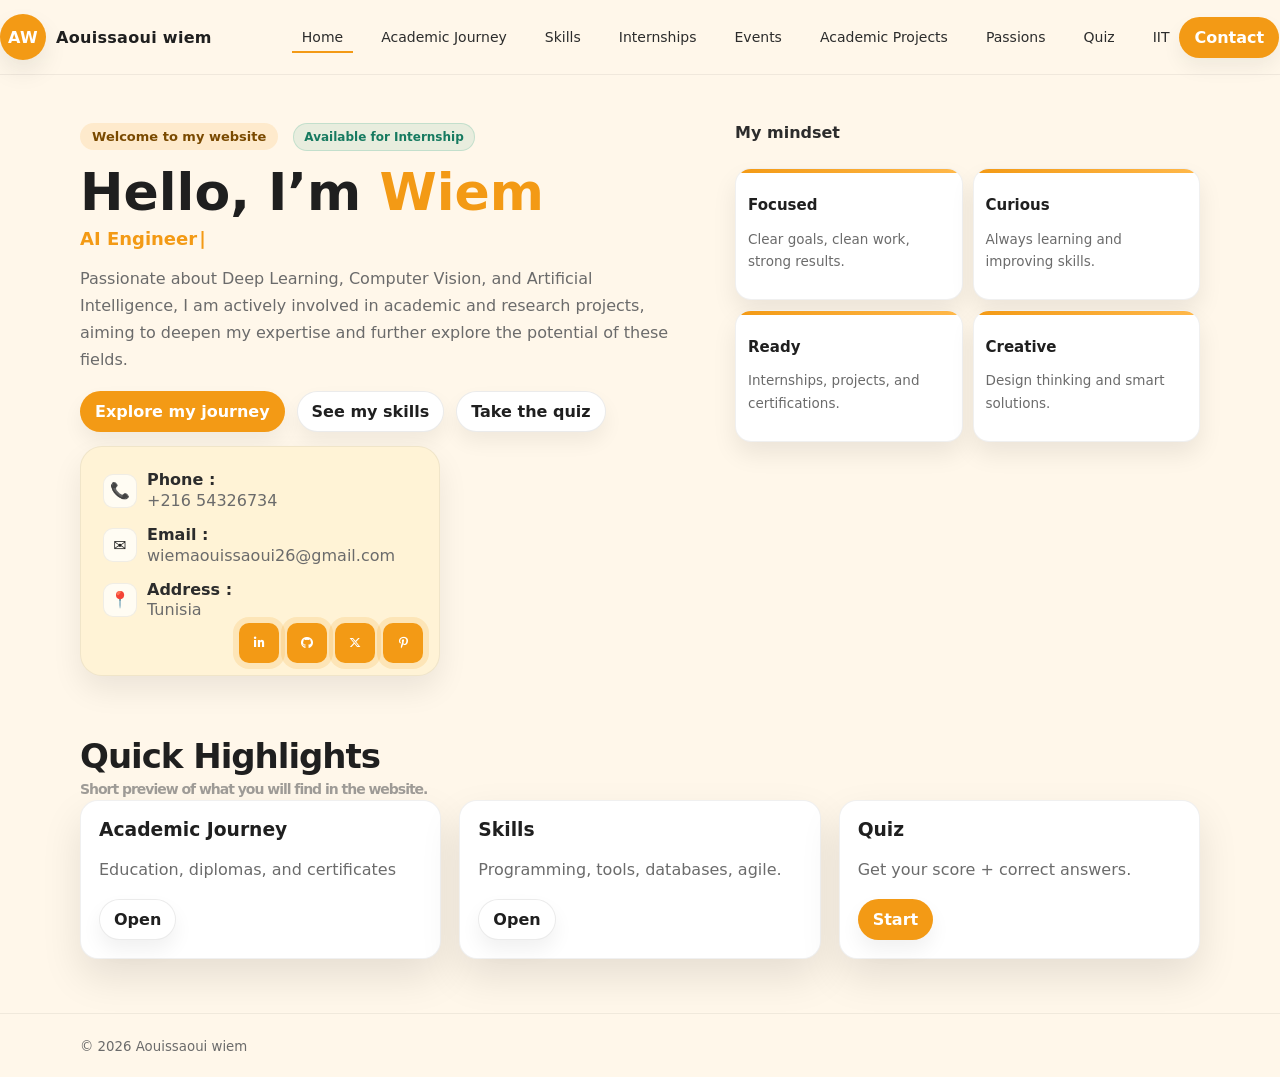
<file: index.html>
<!doctype html>
<html lang="en">
<head>
  <meta charset="utf-8" />
  <meta name="viewport" content="width=device-width, initial-scale=1" />
  <title>Aouissaoui Wiem | Personal Portfolio</title>
  <link rel="stylesheet" href="css/style.css" />
  <link rel="stylesheet" href="https://cdnjs.cloudflare.com/ajax/libs/font-awesome/6.5.0/css/all.min.css">
</head>

<body>
  <header class="site-header">
    <div class="container navbar">
      <a class="brand" href="index.html">
        <span class="brand-badge">AW</span>
        <span>Aouissaoui wiem</span>
      </a>

      <nav class="nav-links" aria-label="Primary navigation">
        <a href="index.html">Home</a>
        <a href="academic.html">Academic Journey</a>
        <a href="skills.html">Skills</a>
        <a href="experiences.html">Internships</a>
        <a href="events.html">Events</a>
        <a href="coursework.html">Academic Projects</a>
        <a href="passions.html">Passions</a>
        <a href="quiz.html">Quiz</a>
        <a href="iit.html">IIT</a>
      </nav>

      <div class="nav-cta">

  <a class="btn primary" href="contact.html">Contact</a>

  <!-- bouton moon/sun -->
  <button id="themeToggle" class="theme-btn" type="button" aria-label="Toggle theme">
    <i class="fa-solid fa-moon"></i>
  </button>

  <button class="menu-btn" aria-label="Open menu">☰</button>

</div>



  </header>

  <main>
    <section class="hero hero-split">
  <div class="container hero-split-grid">

    <!-- LEFT (texte + boutons + contact box) -->
    <div class="hero-left">
      <span class="kicker">Welcome to my website</span>
      <span class="status-badge">Available for Internship</span>


      <h1>Hello, I’m <span class="accent">Wiem</span></h1>

      <p class="role">
        <span id="typing"></span><span class="cursor">|</span>
      </p>

      <p class="lead">
        Passionate about Deep Learning, Computer Vision, and Artificial Intelligence, 
        I am actively involved in academic and research projects, aiming to deepen 
        my expertise and further explore the potential of these fields.
      </p>

      <div class="hero-actions">
        <a class="btn primary" href="academic.html">Explore my journey</a>
        <a class="btn" href="skills.html">See my skills</a>
        <a class="btn" href="quiz.html">Take the quiz</a>
      </div>

      <!-- contact box (petite centrée ou align left) -->
      <aside class="contact-box">
        <div class="contact-row">
          <span class="contact-ic">📞</span>
          <div>
            <div class="contact-label">Phone :</div>
            <div class="contact-value">+216 54326734</div>
          </div>
        </div>

        <div class="contact-row">
          <span class="contact-ic">✉️</span>
          <div>
            <div class="contact-label">Email :</div>
            <div class="contact-value">wiemaouissaoui26@gmail.com</div>
          </div>
        </div>

        <div class="contact-row">
          <span class="contact-ic">📍</span>
          <div>
            <div class="contact-label">Address :</div>
            <div class="contact-value">Tunisia</div>
          </div>
        </div>

        <div class="contact-social">
          <a class="soc" href="#" title="LinkedIn" aria-label="LinkedIn">
  <i class="fa-brands fa-linkedin-in"></i>
</a>

<a class="soc" href="#" title="GitHub" aria-label="GitHub">
  <i class="fa-brands fa-github"></i>
</a>

<a class="soc" href="#" title="X" aria-label="X">
  <i class="fa-brands fa-x-twitter"></i>
</a>

<a class="soc" href="#" title="Pinterest" aria-label="Pinterest">
  <i class="fa-brands fa-pinterest-p"></i>
</a>

        </div>
      </aside>
    </div>

    <!-- RIGHT (cards 2x2) -->
    <div class="hero-right">
      <p class="cards-title">My mindset</p>
      <div class="hero-cards-2x2">
        <article class="card mini-card">
          <h3>Focused</h3>
          <p class="muted">Clear goals, clean work, strong results.</p>
        </article>

        <article class="card mini-card">
          <h3>Curious</h3>
          <p class="muted">Always learning and improving skills.</p>
        </article>

        <article class="card mini-card">
          <h3>Ready</h3>
          <p class="muted">Internships, projects, and certifications.</p>
        </article>

        <article class="card mini-card">
          <h3>Creative</h3>
          <p class="muted">Design thinking and smart solutions.</p>
        </article>
      </div>
    </div>

  </div>
</section>


<!-- highlights anchor -->
<section class="page" id="highlights">
  <div class="container">
    <div class="page-title">
      <div>
        <h2>Quick Highlights</h2>
        <p>Short preview of what you will find in the website.</p>
      </div>
    </div>

    <div class="grid-3">
      <article class="card tile">
        <h3>Academic Journey</h3>
        <p class="muted">Education, diplomas, and certificates</p>
        <a class="btn" href="academic.html">Open</a>
      </article>

      <article class="card tile">
        <h3>Skills</h3>
        <p class="muted">Programming, tools, databases, agile.</p>
        <a class="btn" href="skills.html">Open</a>
      </article>

      <article class="card tile">
        <h3>Quiz</h3>
        <p class="muted">Get your score + correct answers.</p>
        <a class="btn primary" href="quiz.html">Start</a>
      </article>
    </div>
  </div>
</section>

  </main>

  <footer>
    <div class="container">
      <small>© <span id="year"></span> Aouissaoui wiem</small>
    </div>
  </footer>

  <script src="js/main.js"></script>
  <script>
    document.getElementById("year").textContent = new Date().getFullYear();
  </script>
</body>
</html>
</file>
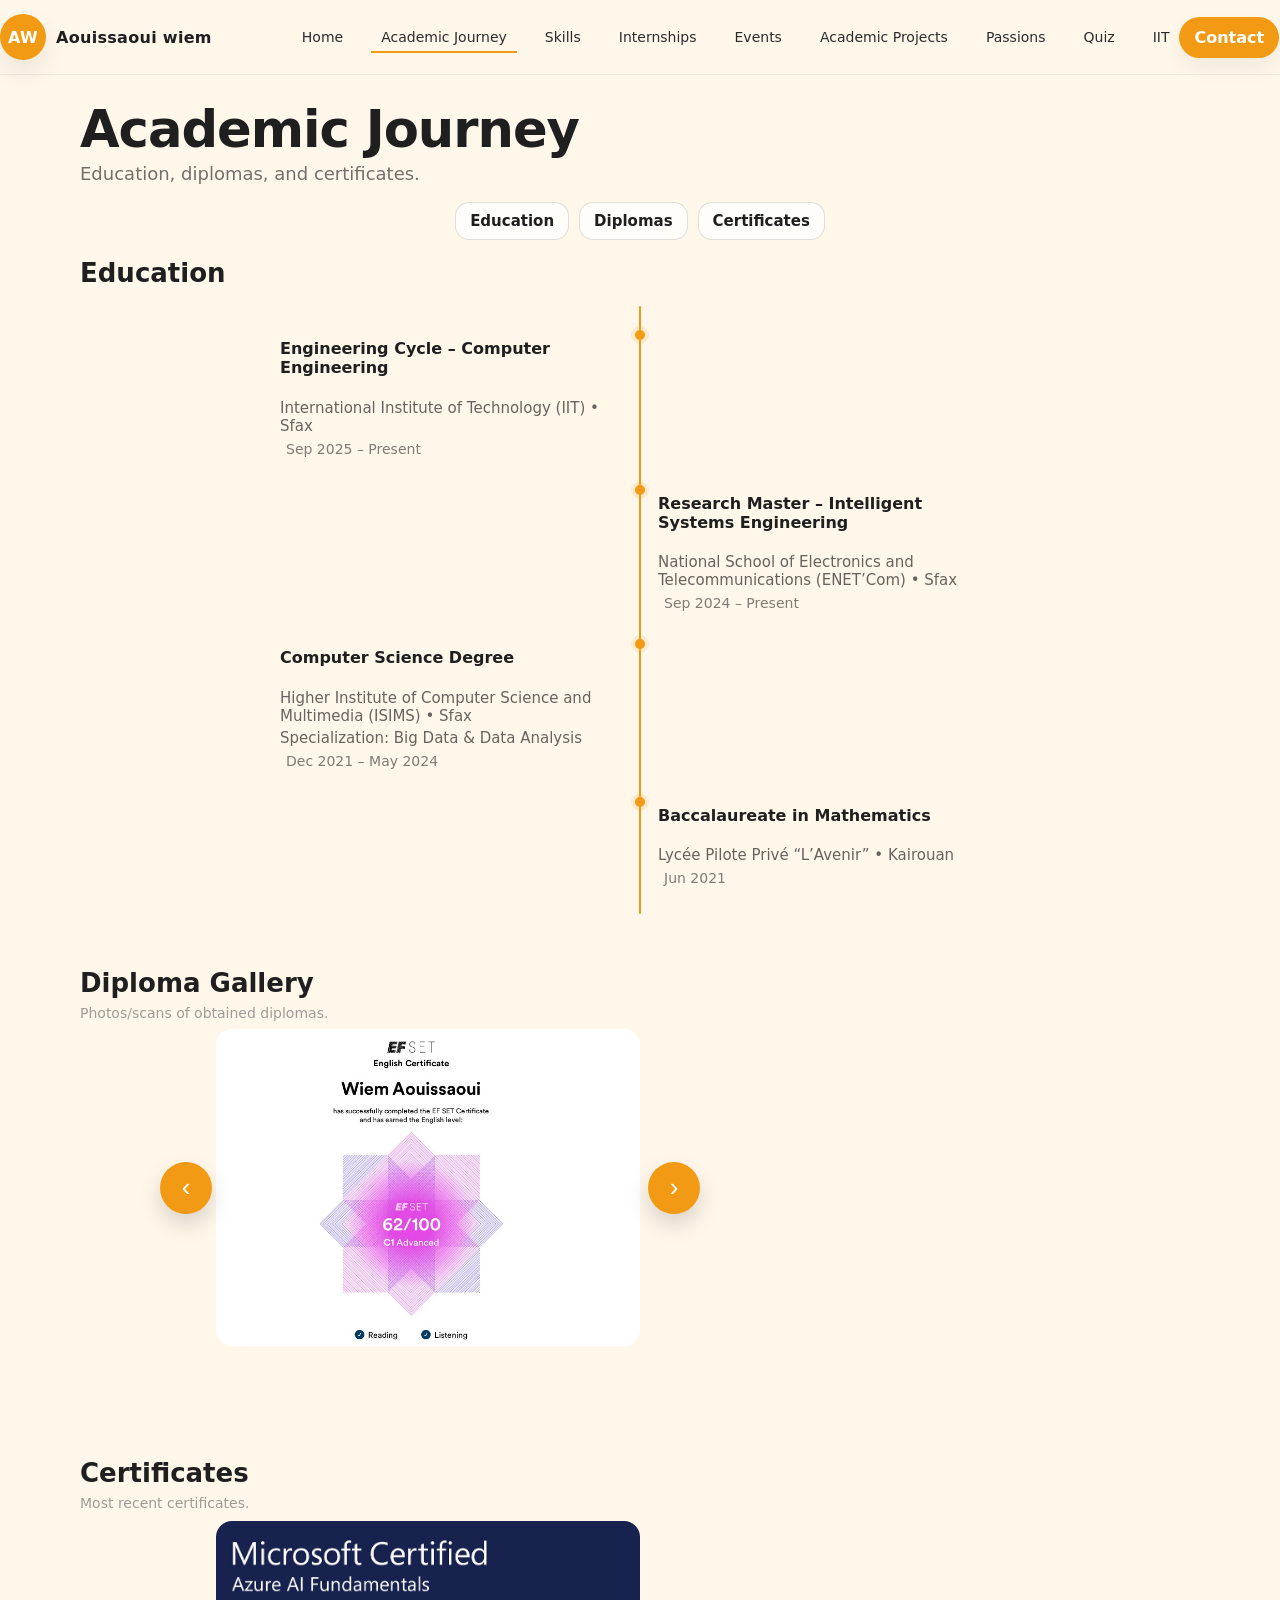
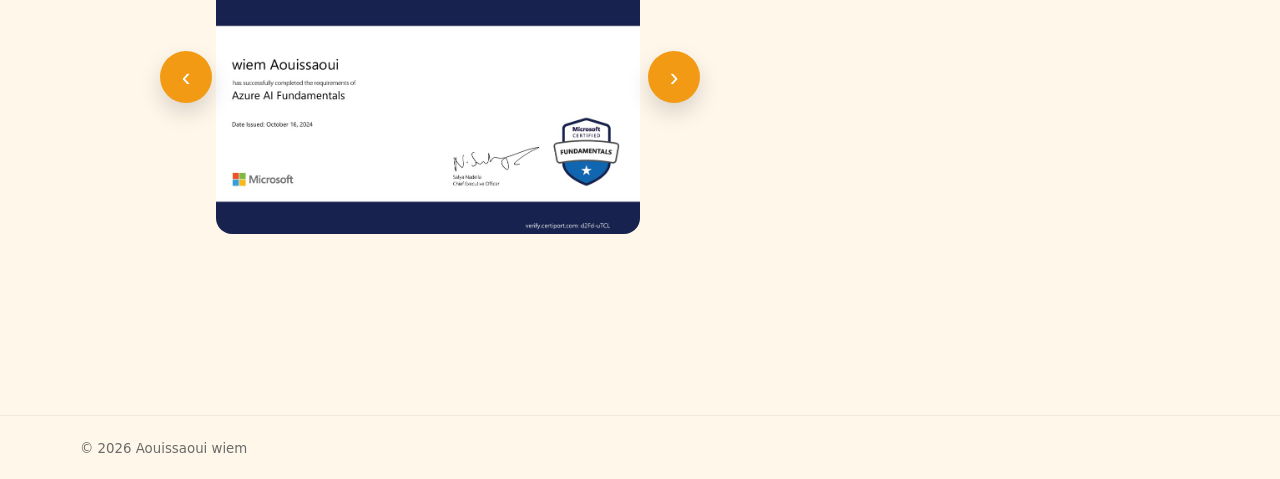
<file: academic.html>
<!doctype html>
<html lang="en">
<head>
  <meta charset="utf-8" />
  <meta name="viewport" content="width=device-width, initial-scale=1" />
  <title>Academic Journey | Portfolio</title>
  <link rel="stylesheet" href="css/style.css" />
</head>

<body>
  <header class="site-header">
    <div class="container navbar">
      <a class="brand" href="index.html">
        <span class="brand-badge">AW</span><span>Aouissaoui wiem</span>
      </a>

      <nav class="nav-links" aria-label="Primary navigation">
        <a href="index.html">Home</a>
        <a href="academic.html">Academic Journey</a>
        <a href="skills.html">Skills</a>
        <a href="experiences.html">Internships</a>
        <a href="events.html">Events</a>
        <a href="coursework.html">Academic Projects</a>
        <a href="passions.html">Passions</a>
        <a href="quiz.html">Quiz</a>
        <a href="iit.html">IIT</a>
      </nav>

      <div class="nav-cta">
        <a class="btn primary" href="contact.html">Contact</a>
        <button class="menu-btn" aria-label="Open menu">☰</button>
      </div>
    </div>
  </header>

  <main class="page">

  <!-- Page title -->
  <section class="section" id="timeline">
  <div class="container">
    <h2 class="page-title">Academic Journey</h2>
<p class="page-sub">Education, diplomas, and certificates.</p>

<div class="tab-links">
  <a class="tab-btn" href="#timeline">Education</a>
  <a class="tab-btn" href="#diplomas">Diplomas</a>
  <a class="tab-btn" href="#certificates">Certificates</a>
</div>

    <h2 class="section-title">Education</h2>

    <div class="timeline2">

      <!-- 1 -->
      <div class="tl-item left">
        <div class="tl-content">
          <h4>Engineering Cycle – Computer Engineering </h4>
          <p class="tl-place">International Institute of Technology (IIT) • Sfax</p>
          <p class="tl-date">
            <i class="fa-regular fa-calendar"></i> Sep 2025 – Present
          </p>
        </div>
      </div>

      <!-- 2 -->
      <div class="tl-item right">
        <div class="tl-content">
          <h4>Research Master – Intelligent Systems Engineering</h4>
          <p class="tl-place">National School of Electronics and Telecommunications (ENET’Com) • Sfax</p>
          <p class="tl-date">
            <i class="fa-regular fa-calendar"></i> Sep 2024 – Present
          </p>
        </div>
      </div>

      <!-- 3 -->
      <div class="tl-item left">
        <div class="tl-content">
          <h4>Computer Science Degree</h4>
          <p class="tl-place">Higher Institute of Computer Science and Multimedia (ISIMS) • Sfax</p>
          <p class="tl-place">Specialization: Big Data & Data Analysis</p>
          <p class="tl-date">
            <i class="fa-regular fa-calendar"></i> Dec 2021 – May 2024
          </p>
        </div>
      </div>

      <!-- 4 -->
      <div class="tl-item right">
        <div class="tl-content">
          <h4>Baccalaureate in Mathematics</h4>
          <p class="tl-place">Lycée Pilote Privé “L’Avenir” • Kairouan</p>
          <p class="tl-date">
            <i class="fa-regular fa-calendar"></i> Jun 2021
          </p>
        </div>
      </div>

      <span class="tl-line" aria-hidden="true"></span>
    </div>
  </div>
</section>


  <!-- DIPLOMAS GALLERY -->
  <section class="section" id="diplomas">
    <div class="container">
      <div class="section-head">
        <div>
          <h2 class="section-title">Diploma Gallery</h2>
          <p class="muted">Photos/scans of obtained diplomas.</p>
        </div>
      </div>

      <!-- slider/list like your image -->
      <div class="media-slider">
  <button class="slide-btn prev" type="button" data-target="diploma" aria-label="Previous">‹</button>

  <div class="slide-frame">
    <img id="diplomaImg" src="assets\img\diplom1.jpg" alt="Diploma">
  </div>

  <button class="slide-btn next" type="button" data-target="diploma" aria-label="Next">›</button>
</div>


      
    </div>
  </section>

  <!-- CERTIFICATES -->
  <section class="section" id="certificates">
    <div class="container">
      <div class="section-head">
        <div>
          <h2 class="section-title">Certificates</h2>
          <p class="muted">Most recent certificates.</p>
        </div>
      </div>

      <div class="media-slider">
  <button class="slide-btn prev" type="button" data-target="cert" aria-label="Previous">‹</button>

  <div class="slide-frame">
    <img id="certImg" src="assets\img\azure.jpg" alt="Certificate">
  </div>

  <button class="slide-btn next" type="button" data-target="cert" aria-label="Next">›</button>
</div>


      
    </div>
  </section>

</main>

  <footer>
    <div class="container"><small>© <span id="year"></span> Aouissaoui wiem</small></div>
  </footer>

  <script src="js/main.js"></script>
  <script>document.getElementById("year").textContent = new Date().getFullYear();</script>
</body>
</html>
</file>
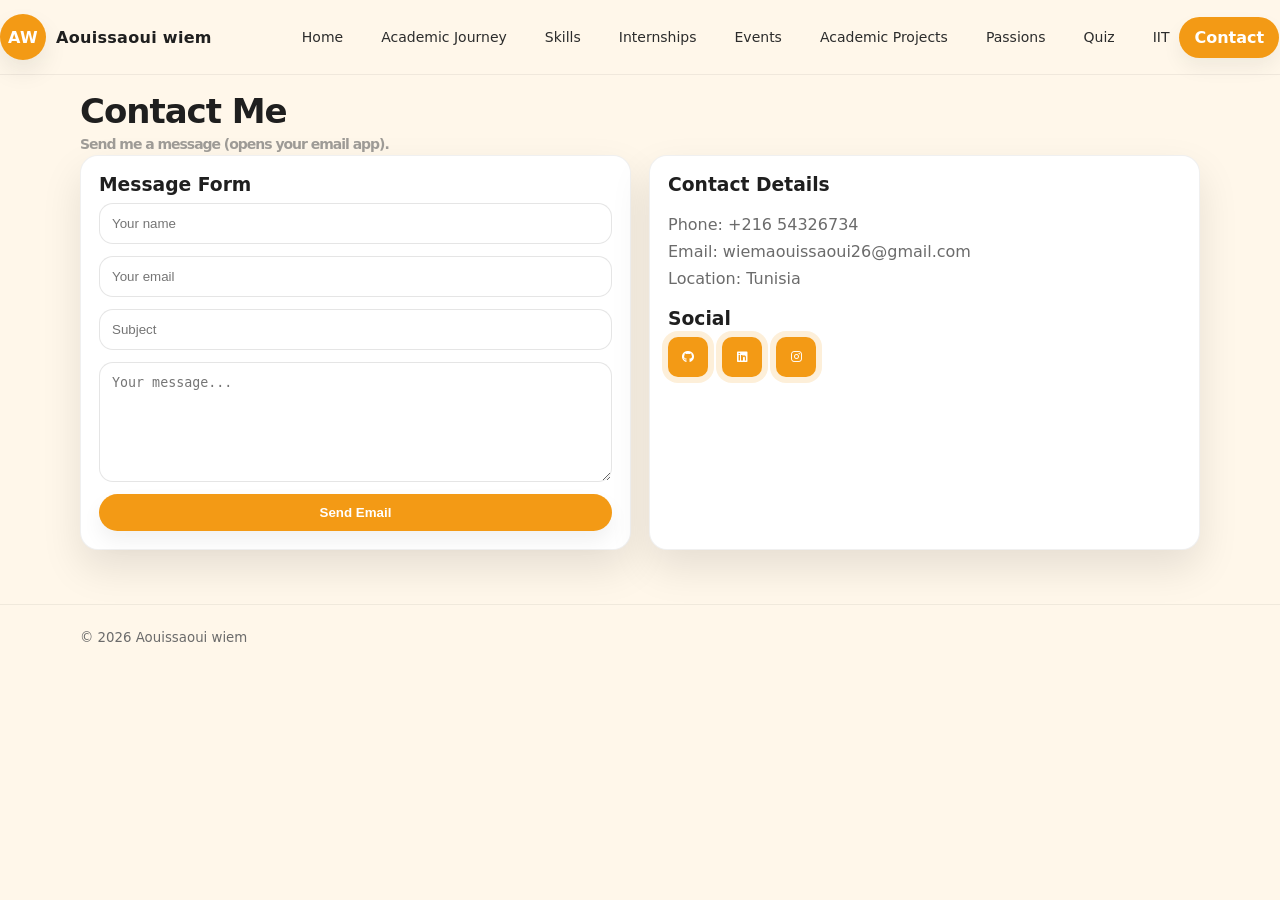
<file: contact.html>
<!doctype html>
<html lang="en">
<head>
  <meta charset="utf-8" />
  <meta name="viewport" content="width=device-width, initial-scale=1" />
  <title>Contact | Portfolio</title>
  <link rel="stylesheet" href="https://cdnjs.cloudflare.com/ajax/libs/font-awesome/6.5.1/css/all.min.css">
  <link rel="stylesheet" href="css/style.css" />
</head>
<body>
  <header class="site-header">
    <div class="container navbar">
      <a class="brand" href="index.html"><span class="brand-badge">AW</span><span>Aouissaoui wiem</span></a>
      <nav class="nav-links">
        <a href="index.html">Home</a>
        <a href="academic.html">Academic Journey</a>
        <a href="skills.html">Skills</a>
        <a href="experiences.html">Internships</a>
        <a href="events.html">Events</a>
        <a href="coursework.html">Academic Projects</a>
        <a href="passions.html">Passions</a>
        <a href="quiz.html">Quiz</a>
        <a href="iit.html">IIT</a>
      </nav>
      <div class="nav-cta">
        <a class="btn primary" href="contact.html">Contact</a>
        <button class="menu-btn" aria-label="Open menu">☰</button>
      </div>
    </div>
  </header>

  <main class="page">
    <div class="container">
      <div class="page-title">
        <div>
          <h2>Contact Me</h2>
          <p>Send me a message (opens your email app).</p>
        </div>
      </div>

      <section class="grid-2">
        <article class="card tile">
          <h3>Message Form</h3>

          <form class="form" action="mailto:youremail@example.com" method="post" enctype="text/plain">
            <input class="input" type="text" name="name" placeholder="Your name" required />
            <input class="input" type="email" name="email" placeholder="Your email" required />
            <input class="input" type="text" name="subject" placeholder="Subject" required />
            <textarea name="message" placeholder="Your message..." required></textarea>

            <button class="btn primary" type="submit">Send Email</button>
            
          </form>
        </article>

        <aside class="card tile">
          <h3>Contact Details</h3>
          <p class="muted">
            Phone: +216 54326734<br/>
            Email: wiemaouissaoui26@gmail.com<br/>
            Location: Tunisia
          </p>

          <h3 style="margin-top:14px">Social</h3>
          <div class="contact-socials">
  <a class="soc" href="https://github.com/aouissaoui26" target="_blank">
    <i class="fa-brands fa-github"></i>
  </a>

  <a class="soc" href="https://www.linkedin.com/in/wiemaouissaoui/" target="_blank">
    <i class="fa-brands fa-linkedin"></i>
  </a>

  <a class="soc" href="https://instagram.com/TON_USERNAME" target="_blank">
    <i class="fa-brands fa-instagram"></i>
  </a>
</div>


        </aside>
      </section>
    </div>
  </main>

  <footer><div class="container"><small>© <span id="year"></span> Aouissaoui wiem</small></div></footer>
  <script src="js/main.js"></script>
  <script>document.getElementById("year").textContent = new Date().getFullYear();</script>
</body>
</html>
</file>
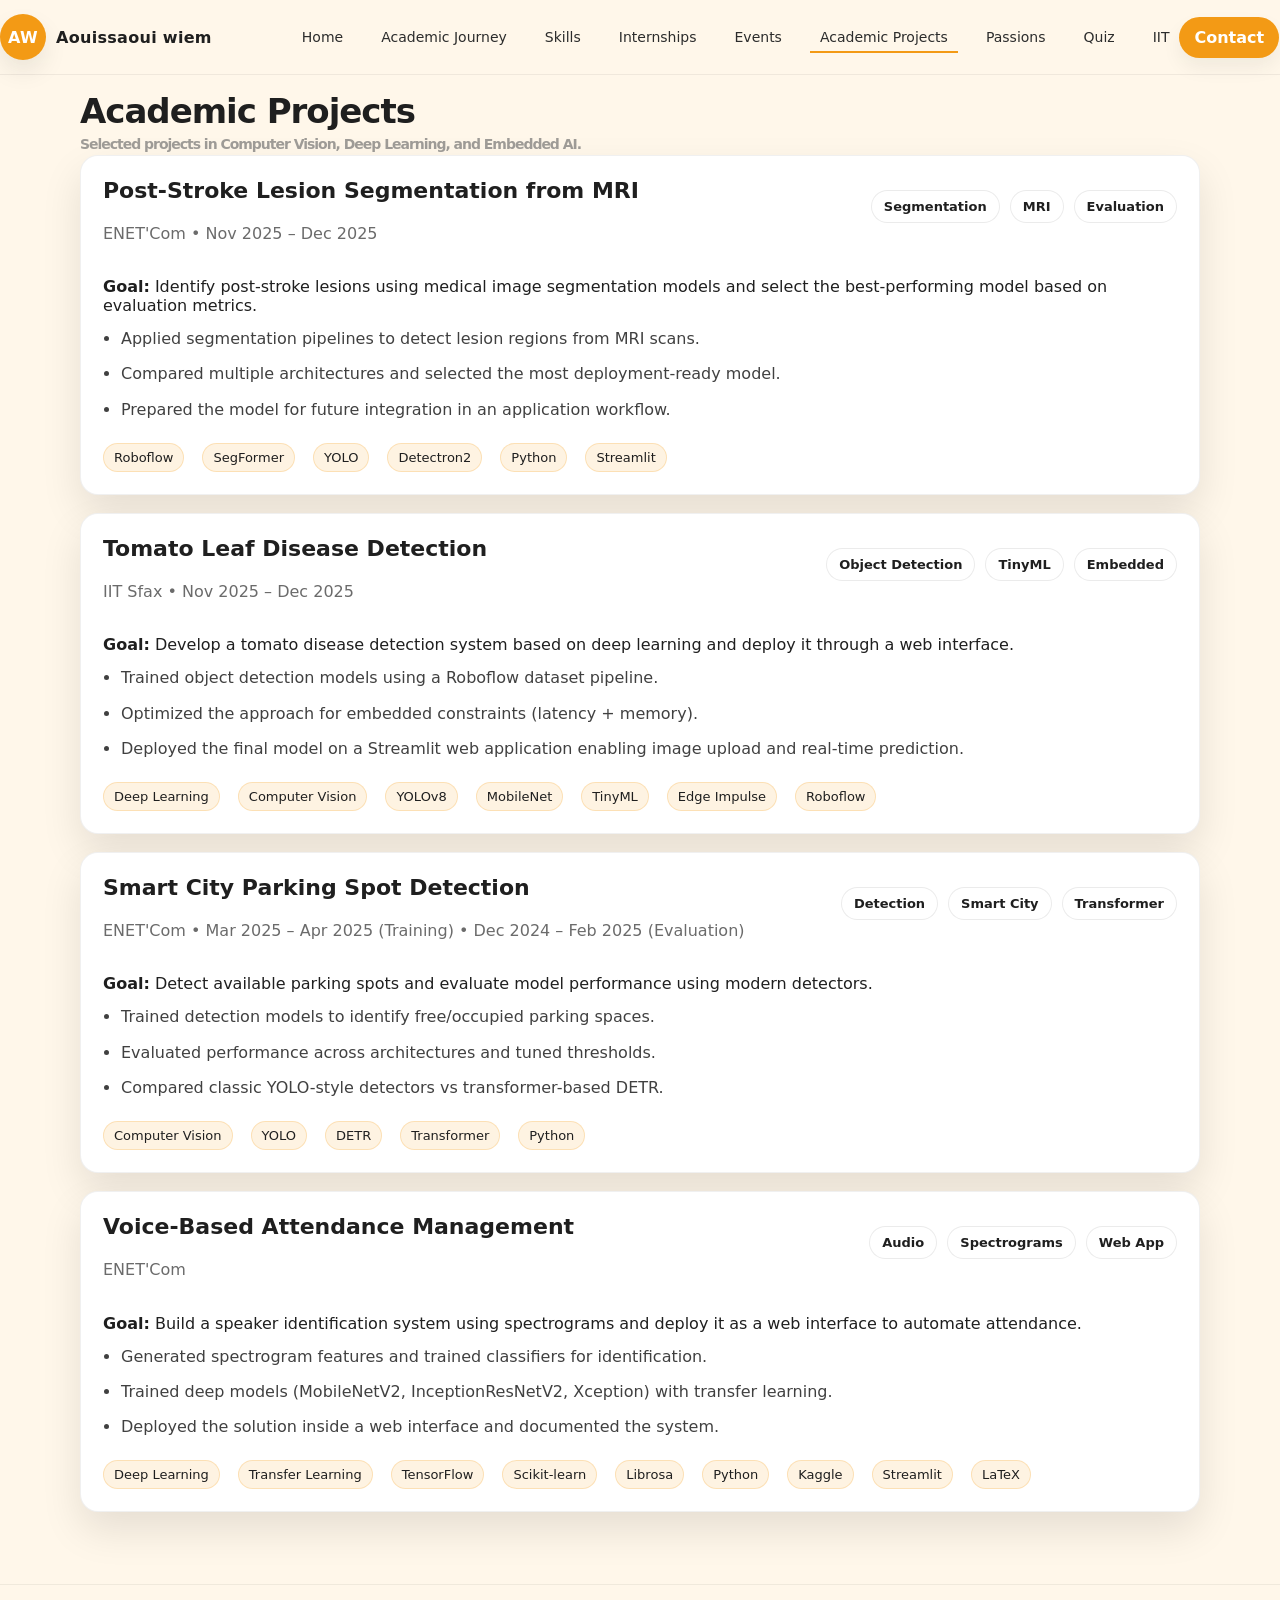
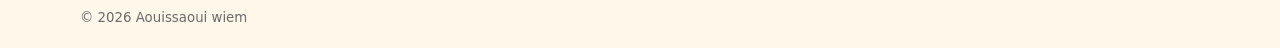
<file: coursework.html>
<!doctype html>
<html lang="en">
<head>
  <meta charset="utf-8" />
  <meta name="viewport" content="width=device-width, initial-scale=1" />
  <title>Academic Projects | Portfolio</title>
  <link rel="stylesheet" href="css/style.css" />
</head>

<body>
  <header class="site-header">
    <div class="container navbar">
      <a class="brand" href="index.html">
        <span class="brand-badge">AW</span><span>Aouissaoui wiem</span>
      </a>

      <nav class="nav-links">
        <a href="index.html">Home</a>
        <a href="academic.html">Academic Journey</a>
        <a href="skills.html">Skills</a>
        <a href="experiences.html">Internships</a>
        <a href="events.html">Events</a>
        <a href="coursework.html" class="active">Academic Projects</a>
        <a href="passions.html">Passions</a>
        <a href="quiz.html">Quiz</a>
        <a href="iit.html">IIT</a>
      </nav>

      <div class="nav-cta">
        <a class="btn primary" href="contact.html">Contact</a>
        <button class="menu-btn" aria-label="Open menu">☰</button>
      </div>
    </div>
  </header>

  <main class="page">
    <div class="container">
      <div class="page-title">
        <div>
          <h2>Academic Projects</h2>
          <p>Selected projects in Computer Vision, Deep Learning, and Embedded AI.</p>
        </div>
      </div>

      <!-- PROJECT 1 -->
      <section class="card tile exp-card">
        <div class="exp-head">
          <div>
            <h3 class="exp-title">Post-Stroke Lesion Segmentation from MRI</h3>
            <p class="muted">ENET'Com • Nov 2025 – Dec 2025</p>
          </div>

          <div class="exp-meta">
            <span class="chip">Segmentation</span>
            <span class="chip">MRI</span>
            <span class="chip">Evaluation</span>
          </div>
        </div>

        <p class="exp-obj"><strong>Goal:</strong> Identify post-stroke lesions using medical image segmentation models and select the best-performing model based on evaluation metrics.</p>

        <ul class="exp-list">
          <li>Applied segmentation pipelines to detect lesion regions from MRI scans.</li>
          <li>Compared multiple architectures and selected the most deployment-ready model.</li>
          <li>Prepared the model for future integration in an application workflow.</li>
        </ul>

        <div class="exp-tags">
          <span class="tag">Roboflow</span>
          <span class="tag">SegFormer</span>
          <span class="tag">YOLO</span>
          <span class="tag">Detectron2</span>
          <span class="tag">Python</span>
          <span class="tag">Streamlit</span>
        </div>
      </section>

      <!-- PROJECT 2 -->
      <section class="card tile exp-card">
        <div class="exp-head">
          <div>
            <h3 class="exp-title">Tomato Leaf Disease Detection</h3>
            <p class="muted">IIT Sfax • Nov 2025 – Dec 2025</p>
          </div>

          <div class="exp-meta">
            <span class="chip">Object Detection</span>
            <span class="chip">TinyML</span>
            <span class="chip">Embedded</span>
          </div>
        </div>

        <p class="exp-obj"><strong>Goal:</strong> Develop a tomato disease detection system based on deep learning and deploy it through a web interface.</p>

        <ul class="exp-list">
          <li>Trained object detection models using a Roboflow dataset pipeline.</li>
          <li>Optimized the approach for embedded constraints (latency + memory).</li>
          <li>Deployed the final model on a Streamlit web application enabling image upload and real-time prediction.</li>
        </ul>

        <div class="exp-tags">
          <span class="tag">Deep Learning</span>
          <span class="tag">Computer Vision</span>
          <span class="tag">YOLOv8</span>
          <span class="tag">MobileNet</span>
          <span class="tag">TinyML</span>
          <span class="tag">Edge Impulse</span>
          <span class="tag">Roboflow</span>
        </div>
      </section>

      <!-- PROJECT 3 -->
      <section class="card tile exp-card">
        <div class="exp-head">
          <div>
            <h3 class="exp-title">Smart City Parking Spot Detection</h3>
            <p class="muted">ENET'Com • Mar 2025 – Apr 2025 (Training) • Dec 2024 – Feb 2025 (Evaluation)</p>
          </div>

          <div class="exp-meta">
            <span class="chip">Detection</span>
            <span class="chip">Smart City</span>
            <span class="chip">Transformer</span>
          </div>
        </div>

        <p class="exp-obj"><strong>Goal:</strong> Detect available parking spots and evaluate model performance using modern detectors.</p>

        <ul class="exp-list">
          <li>Trained detection models to identify free/occupied parking spaces.</li>
          <li>Evaluated performance across architectures and tuned thresholds.</li>
          <li>Compared classic YOLO-style detectors vs transformer-based DETR.</li>
        </ul>

        <div class="exp-tags">
          <span class="tag">Computer Vision</span>
          <span class="tag">YOLO</span>
          <span class="tag">DETR</span>
          <span class="tag">Transformer</span>
          <span class="tag">Python</span>
        </div>
      </section>

      <!-- PROJECT 4 -->
      <section class="card tile exp-card">
        <div class="exp-head">
          <div>
            <h3 class="exp-title">Voice-Based Attendance Management</h3>
            <p class="muted">ENET'Com</p>
          </div>

          <div class="exp-meta">
            <span class="chip">Audio</span>
            <span class="chip">Spectrograms</span>
            <span class="chip">Web App</span>
          </div>
        </div>

        <p class="exp-obj"><strong>Goal:</strong> Build a speaker identification system using spectrograms and deploy it as a web interface to automate attendance.</p>

        <ul class="exp-list">
          <li>Generated spectrogram features and trained classifiers for identification.</li>
          <li>Trained deep models (MobileNetV2, InceptionResNetV2, Xception) with transfer learning.</li>
          <li>Deployed the solution inside a web interface and documented the system.</li>
        </ul>

        <div class="exp-tags">
          <span class="tag">Deep Learning</span>
          <span class="tag">Transfer Learning</span>
          <span class="tag">TensorFlow</span>
          <span class="tag">Scikit-learn</span>
          <span class="tag">Librosa</span>
          <span class="tag">Python</span>
          <span class="tag">Kaggle</span>
          <span class="tag">Streamlit</span>
          <span class="tag">LaTeX</span>
        </div>
      </section>

    </div>
  </main>

  <footer>
    <div class="container">
      <small>© <span id="year"></span> Aouissaoui wiem</small>
    </div>
  </footer>

  <script src="js/main.js"></script>
  <script>document.getElementById("year").textContent = new Date().getFullYear();</script>
</body>
</html>
</file>
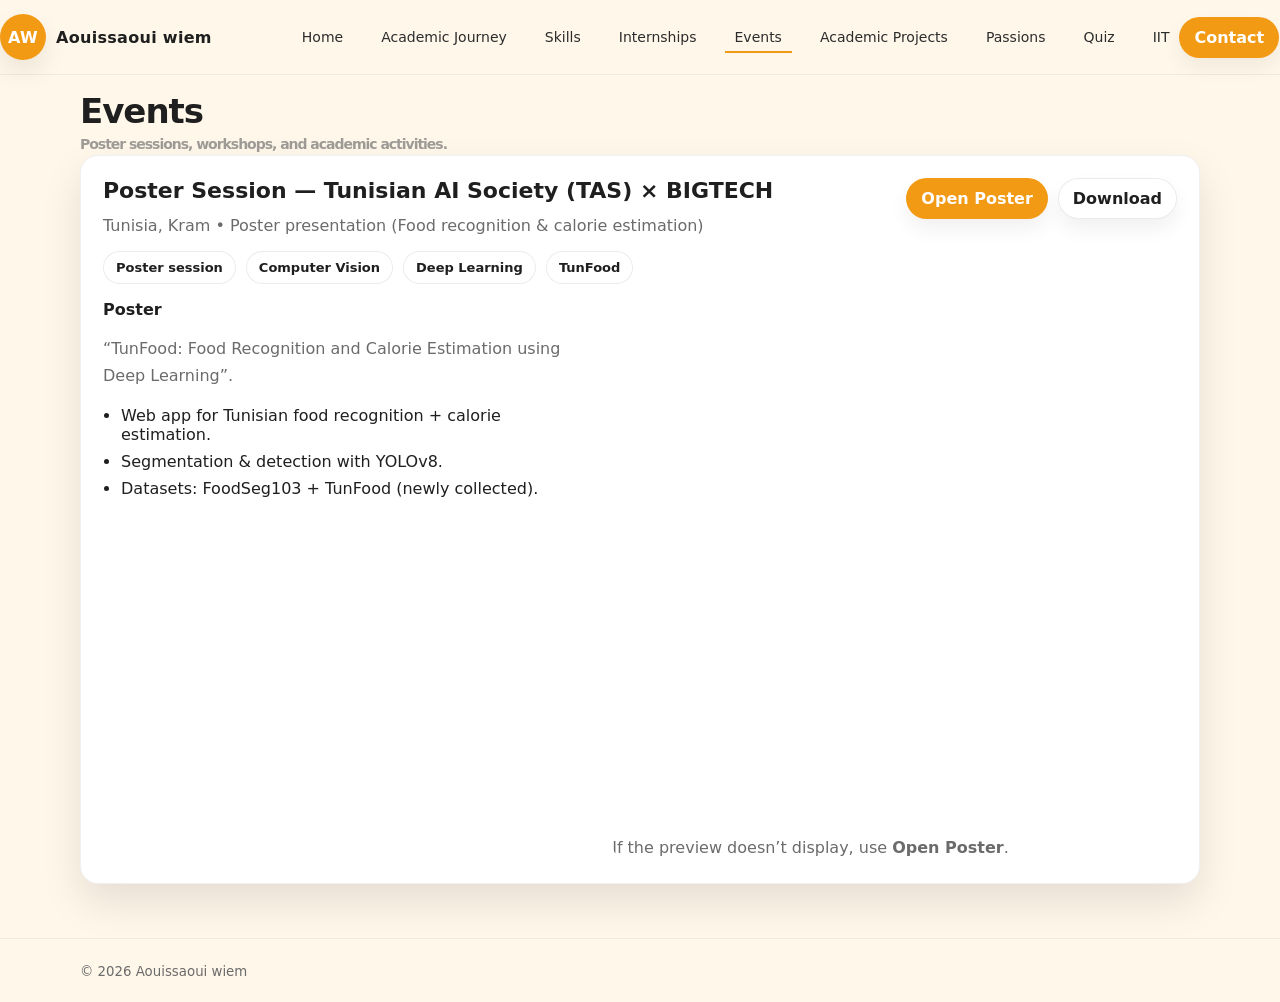
<file: events.html>
<!doctype html>
<html lang="en">
<head>
  <meta charset="utf-8" />
  <meta name="viewport" content="width=device-width, initial-scale=1" />
  <title>Events | Portfolio</title>
  <link rel="stylesheet" href="css/style.css" />
</head>

<body>
  <header class="site-header">
    <div class="container navbar">
      <a class="brand" href="index.html">
        <span class="brand-badge">AW</span><span>Aouissaoui wiem</span>
      </a>

      <nav class="nav-links">
        <a href="index.html">Home</a>
        <a href="academic.html">Academic Journey</a>
        <a href="skills.html">Skills</a>
        <a href="experiences.html">Internships</a>
        <a href="events.html" class="active">Events</a>
        <a href="coursework.html">Academic Projects</a>
        <a href="passions.html">Passions</a>
        <a href="quiz.html">Quiz</a>
        <a href="iit.html">IIT</a>
      </nav>

      <div class="nav-cta">
        <a class="btn primary" href="contact.html">Contact</a>
        <button class="menu-btn" aria-label="Open menu">☰</button>
      </div>
    </div>
  </header>

  <main class="page">
    <div class="container">
      <div class="page-title">
        <div>
          <h2>Events</h2>
          <p>Poster sessions, workshops, and academic activities.</p>
        </div>
      </div>

      <!-- Poster Session Card -->
      <section class="card tile event-card">
        <div class="event-top">
          <div>
            <h3 class="event-title">Poster Session — Tunisian AI Society (TAS) × BIGTECH</h3>
            <p class="muted event-sub">
              Tunisia, Kram • Poster presentation (Food recognition & calorie estimation)
            </p>

            <div class="event-meta">
              <span class="chip">Poster session</span>
              <span class="chip">Computer Vision</span>
              <span class="chip">Deep Learning</span>
              <span class="chip">TunFood</span>
            </div>
          </div>

          <div class="event-actions">
            <a class="btn primary" href="assets\img\Poster-wiem.pdf" target="_blank" rel="noopener">
              Open Poster
            </a>
            <a class="btn" href="assets\img\Poster-wiem.pdf" download>
              Download
            </a>
          </div>
        </div>

        <div class="event-body">
          <div class="event-desc">
            <h4 class="event-h4">Poster</h4>
            <p class="muted">
              “TunFood: Food Recognition and Calorie Estimation using Deep Learning”.
            </p>

            <ul class="event-list">
              <li>Web app for Tunisian food recognition + calorie estimation.</li>
              <li>Segmentation & detection with YOLOv8.</li>
              <li>Datasets: FoodSeg103 + TunFood (newly collected).</li>
            </ul>
          </div>

          <!-- PDF preview -->
          <div class="poster-preview">
            <iframe
              class="poster-frame"
              src="assets\img\Poster-wiem.pdf"
              title="TunFood Poster PDF"
              loading="lazy">
            </iframe>
            <p class="muted poster-note">
              If the preview doesn’t display, use <strong>Open Poster</strong>.
            </p>
          </div>
        </div>
      </section>

    </div>
  </main>

  <footer>
    <div class="container">
      <small>© <span id="year"></span> Aouissaoui wiem</small>
    </div>
  </footer>

  <script src="js/main.js"></script>
  <script>document.getElementById("year").textContent = new Date().getFullYear();</script>
</body>
</html>
</file>
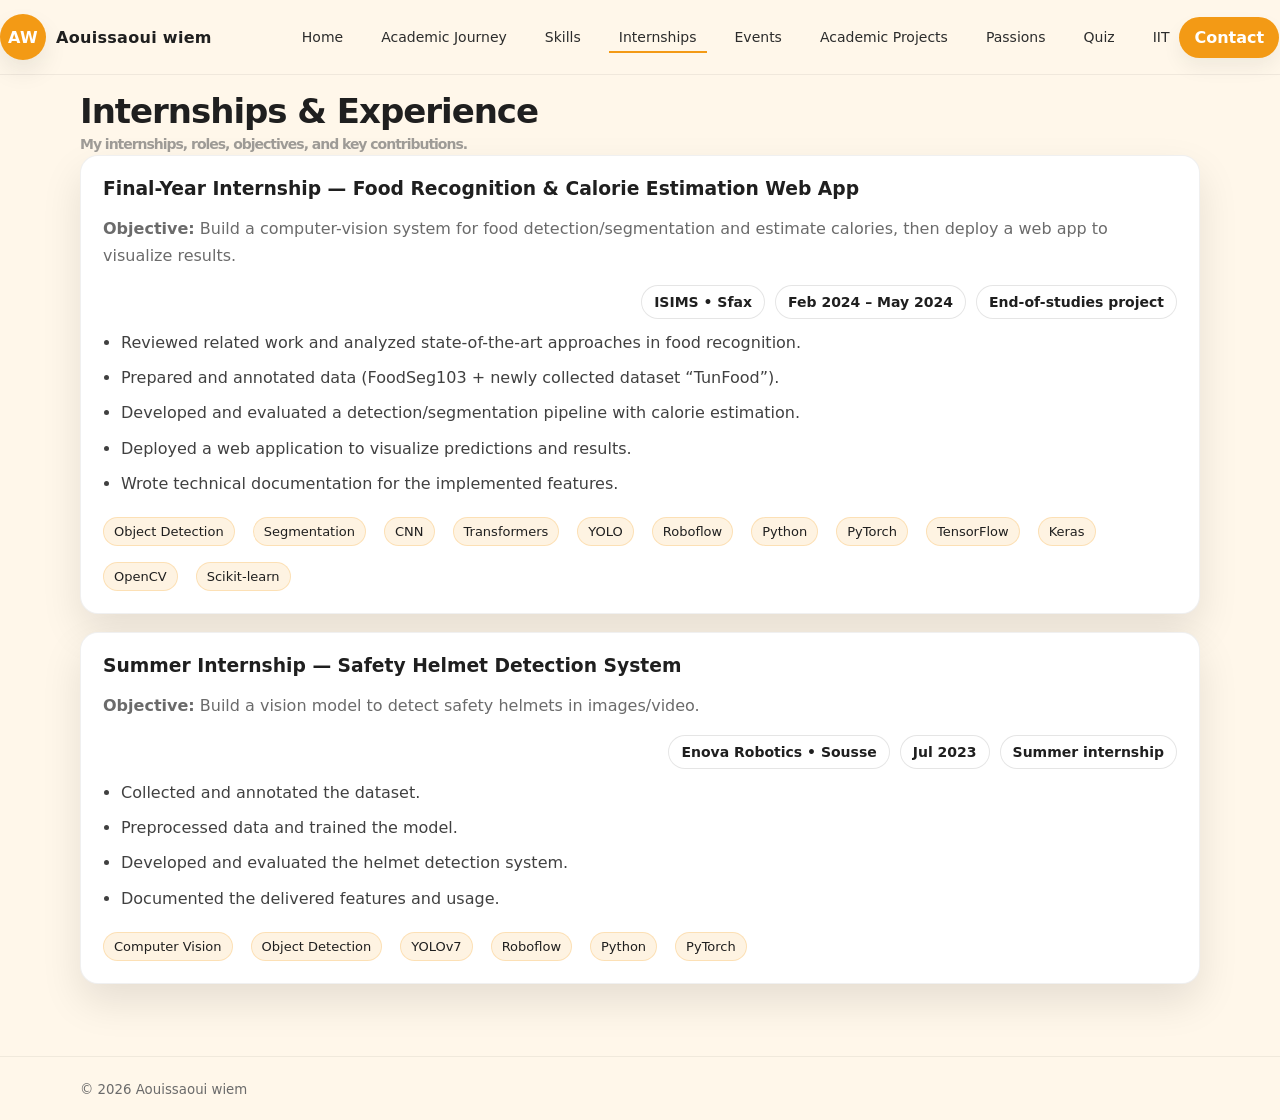
<file: experiences.html>
<!doctype html>
<html lang="en">
<head>
  <meta charset="utf-8" />
  <meta name="viewport" content="width=device-width, initial-scale=1" />
  <title>Internships | Portfolio</title>
  <link rel="stylesheet" href="css/style.css" />
</head>

<body>
  <header class="site-header">
    <div class="container navbar">
      <a class="brand" href="index.html"><span class="brand-badge">AW</span><span>Aouissaoui wiem</span></a>

      <nav class="nav-links">
        <a href="index.html">Home</a>
        <a href="academic.html">Academic Journey</a>
        <a href="skills.html">Skills</a>
        <a href="experiences.html" class="active">Internships</a>
        <a href="events.html">Events</a>
        <a href="coursework.html">Academic Projects</a>
        <a href="passions.html">Passions</a>
        <a href="quiz.html">Quiz</a>
        <a href="iit.html">IIT</a>
      </nav>

      <div class="nav-cta">
        <a class="btn primary" href="contact.html">Contact</a>
        <button class="menu-btn" aria-label="Open menu">☰</button>
      </div>
    </div>
  </header>

  <main class="page">
    <div class="container">

      <div class="page-title">
        <div>
          <h2>Internships & Experience</h2>
          <p>My internships, roles, objectives, and key contributions.</p>
        </div>
      </div>

      <!-- Internship 1 -->
      <section class="card tile exp-card">
        <h3>Final-Year Internship — Food Recognition & Calorie Estimation Web App</h3>
        <p class="muted"><strong>Objective:</strong> Build a computer-vision system for food detection/segmentation and estimate calories, then deploy a web app to visualize results.</p>

        <div class="exp-meta">
          <span class="pill">ISIMS • Sfax</span>
          <span class="pill">Feb 2024 – May 2024</span>
          <span class="pill">End-of-studies project</span>
        </div>

        <ul class="exp-list">
          <li>Reviewed related work and analyzed state-of-the-art approaches in food recognition.</li>
          <li>Prepared and annotated data (FoodSeg103 + newly collected dataset “TunFood”).</li>
          <li>Developed and evaluated a detection/segmentation pipeline with calorie estimation.</li>
          <li>Deployed a web application to visualize predictions and results.</li>
          <li>Wrote technical documentation for the implemented features.</li>
        </ul>

        <div class="exp-tags">
          <span class="tag">Object Detection</span>
          <span class="tag">Segmentation</span>
          <span class="tag">CNN</span>
          <span class="tag">Transformers</span>
          <span class="tag">YOLO</span>
          <span class="tag">Roboflow</span>
          <span class="tag">Python</span>
          <span class="tag">PyTorch</span>
          <span class="tag">TensorFlow</span>
          <span class="tag">Keras</span>
          <span class="tag">OpenCV</span>
          <span class="tag">Scikit-learn</span>
        </div>
      </section>

      <!-- Internship 2 -->
      <section class="card tile exp-card" style="margin-top:18px;">
        <h3>Summer Internship — Safety Helmet Detection System</h3>
        <p class="muted"><strong>Objective:</strong> Build a vision model to detect safety helmets in images/video.</p>

        <div class="exp-meta">
          <span class="pill">Enova Robotics • Sousse</span>
          <span class="pill">Jul 2023</span>
          <span class="pill">Summer internship</span>
        </div>

        <ul class="exp-list">
          <li>Collected and annotated the dataset.</li>
          <li>Preprocessed data and trained the model.</li>
          <li>Developed and evaluated the helmet detection system.</li>
          <li>Documented the delivered features and usage.</li>
        </ul>

        <div class="exp-tags">
          <span class="tag">Computer Vision</span>
          <span class="tag">Object Detection</span>
          <span class="tag">YOLOv7</span>
          <span class="tag">Roboflow</span>
          <span class="tag">Python</span>
          <span class="tag">PyTorch</span>
        </div>
      </section>

    </div>
  </main>

  <footer><div class="container"><small>© <span id="year"></span> Aouissaoui wiem</small></div></footer>

  <script src="js/main.js"></script>
  <script>document.getElementById("year").textContent = new Date().getFullYear();</script>
</body>
</html>
</file>
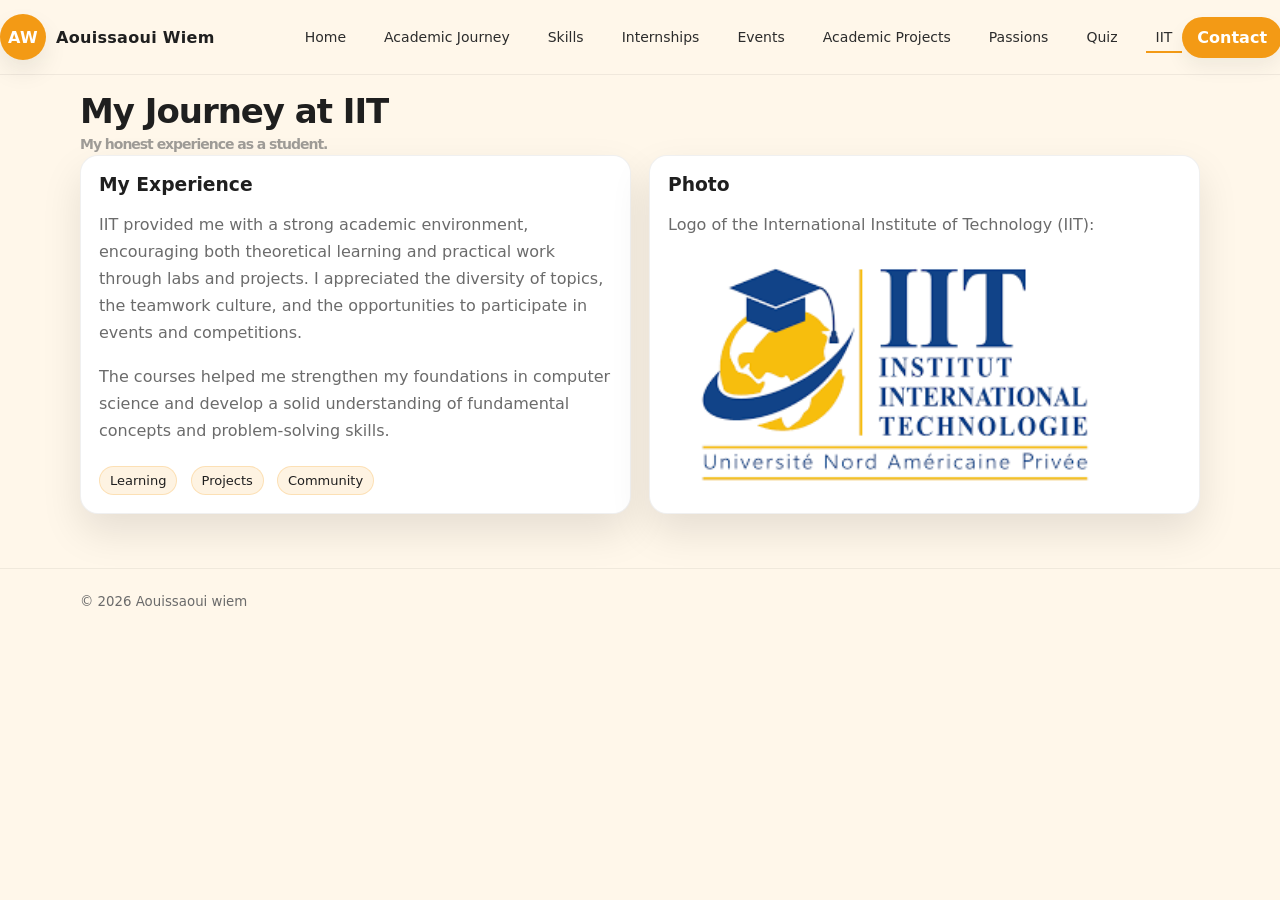
<file: iit.html>
<!doctype html>
<html lang="en">
<head>
  <meta charset="utf-8" />
  <meta name="viewport" content="width=device-width, initial-scale=1" />
  <title>IIT | Portfolio</title>
  <link rel="stylesheet" href="css/style.css" />
</head>
<body>

<header class="site-header">
  <div class="container navbar">
    <a class="brand" href="index.html"><span class="brand-badge">AW</span><span>Aouissaoui Wiem</span></a>
    <nav class="nav-links">
      <a href="index.html">Home</a>
      <a href="academic.html">Academic Journey</a>
      <a href="skills.html">Skills</a>
      <a href="experiences.html">Internships</a>
      <a href="events.html">Events</a>
      <a href="coursework.html">Academic Projects</a>
      <a href="passions.html">Passions</a>
      <a href="quiz.html">Quiz</a>
      <a href="iit.html">IIT</a>
    </nav>
    <div class="nav-cta">
      <a class="btn primary" href="contact.html">Contact</a>
      <button class="menu-btn" aria-label="Open menu">☰</button>
    </div>
  </div>
</header>

<main class="page">
  <div class="container">
    <div class="page-title">
      <div>
        <h2>My Journey at IIT</h2>
        <p>My honest experience as a student.</p>
      </div>
    </div>

    <section class="grid-2">
      <article class="card tile">
        <h3>My Experience</h3>
        <p class="muted">
          IIT provided me with a strong academic environment, encouraging both theoretical learning
          and practical work through labs and projects. I appreciated the diversity of topics, the teamwork culture,
          and the opportunities to participate in events and competitions.
        </p>
        <p class="muted">
          The courses helped me strengthen my foundations in computer science and develop 
          a solid understanding of fundamental concepts and problem-solving skills.
        </p>
        <span class="tag">Learning</span>
        <span class="tag">Projects</span>
        <span class="tag">Community</span>
      </article>

      <aside class="card tile">
        <h3>Photo</h3>
        <p class="muted">Logo of the International Institute of Technology (IIT):</p>
       <img src="assets/img/iit.png" alt="IIT" class="iit-logo">

      </aside>
    </section>
  </div>
</main>

<footer>
  <div class="container"><small>© <span id="year"></span> Aouissaoui wiem</small></div>
</footer>

<script src="js/main.js"></script>
<script>document.getElementById("year").textContent = new Date().getFullYear();</script>
</body>
</html>
</file>
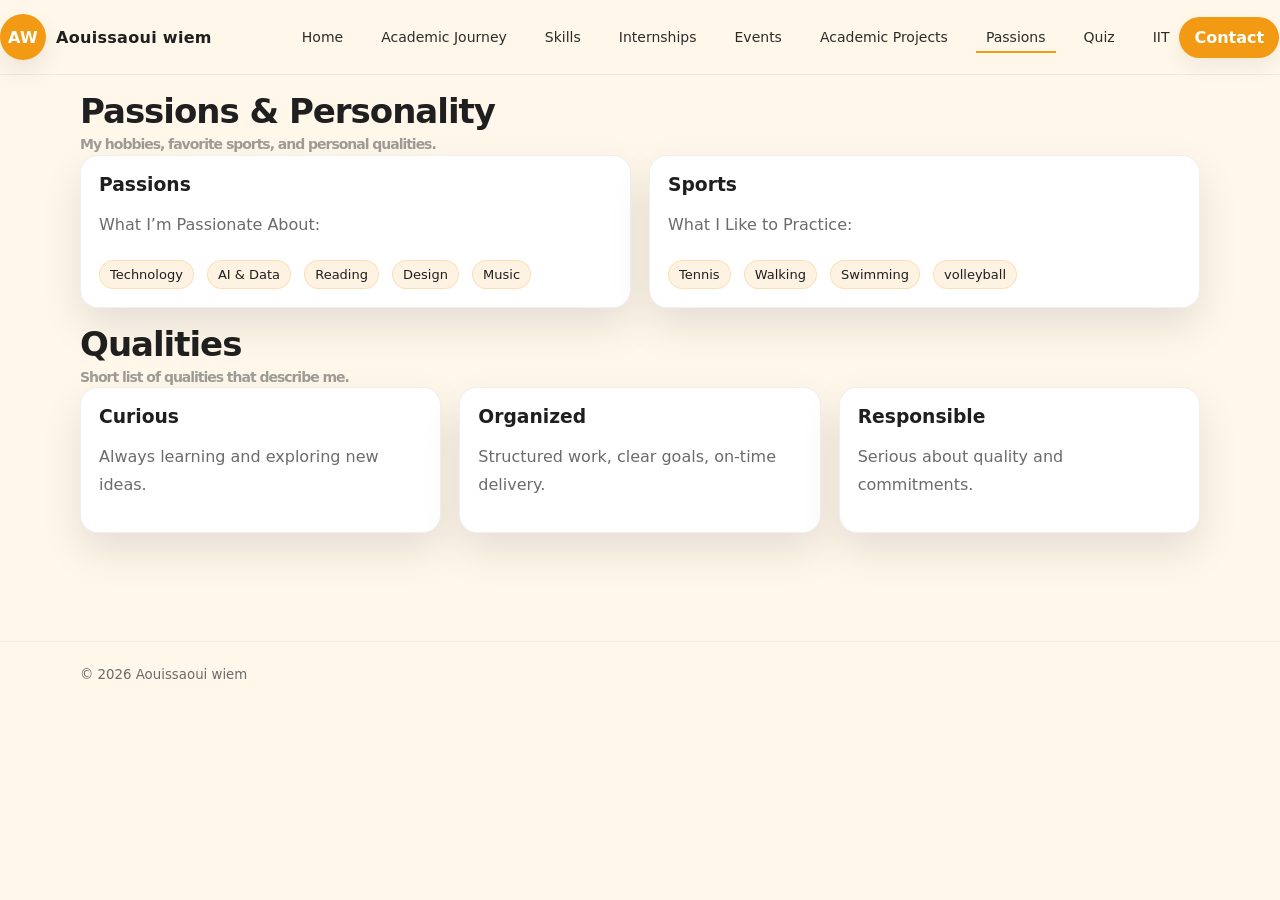
<file: passions.html>
<!doctype html>
<html lang="en">
<head>
  <meta charset="utf-8" />
  <meta name="viewport" content="width=device-width, initial-scale=1" />
  <title>Passions | Portfolio</title>
  <link rel="stylesheet" href="css/style.css" />
</head>
<body>

<header class="site-header">
  <div class="container navbar">
    <a class="brand" href="index.html"><span class="brand-badge">AW</span><span>Aouissaoui wiem</span></a>
    <nav class="nav-links">
      <a href="index.html">Home</a>
      <a href="academic.html">Academic Journey</a>
      <a href="skills.html">Skills</a>
      <a href="experiences.html">Internships</a>
      <a href="events.html">Events</a>
      <a href="coursework.html">Academic Projects</a>
      <a href="passions.html">Passions</a>
      <a href="quiz.html">Quiz</a>
      <a href="iit.html">IIT</a>
    </nav>
    <div class="nav-cta">
      <a class="btn primary" href="contact.html">Contact</a>
      <button class="menu-btn" aria-label="Open menu">☰</button>
    </div>
  </div>
</header>

<main class="page">
  <div class="container">
    <div class="page-title">
      <div>
        <h2>Passions & Personality</h2>
        <p>My hobbies, favorite sports, and personal qualities.</p>
      </div>
    </div>

    <section class="grid-2">
      <article class="card tile">
        <h3>Passions</h3>
        <p class="muted">What I’m Passionate About:</p>
        <div>
          <span class="tag">Technology</span>
          <span class="tag">AI & Data</span>
          <span class="tag">Reading</span>
          <span class="tag">Design</span>
          <span class="tag">Music</span>
        </div>
      </article>

      <article class="card tile">
        <h3>Sports</h3>
        <p class="muted">What I Like to Practice:</p>
        <div>
          <span class="tag">Tennis</span>
          <span class="tag">Walking</span>
          <span class="tag">Swimming</span>
          <span class="tag">volleyball</span>
        </div>
      </article>
    </section>

    <section class="page">
      <div class="page-title">
        <div>
          <h2>Qualities</h2>
          <p>Short list of qualities that describe me.</p>
        </div>
      </div>

      <div class="grid-3">
        <article class="card tile">
          <h3>Curious</h3>
          <p class="muted">Always learning and exploring new ideas.</p>
        </article>
        <article class="card tile">
          <h3>Organized</h3>
          <p class="muted">Structured work, clear goals, on-time delivery.</p>
        </article>
        <article class="card tile">
          <h3>Responsible</h3>
          <p class="muted">Serious about quality and commitments.</p>
        </article>
      </div>
    </section>
  </div>
</main>

<footer>
  <div class="container"><small>© <span id="year"></span> Aouissaoui wiem</small></div>
</footer>

<script src="js/main.js"></script>
<script>document.getElementById("year").textContent = new Date().getFullYear();</script>
</body>
</html>
</file>
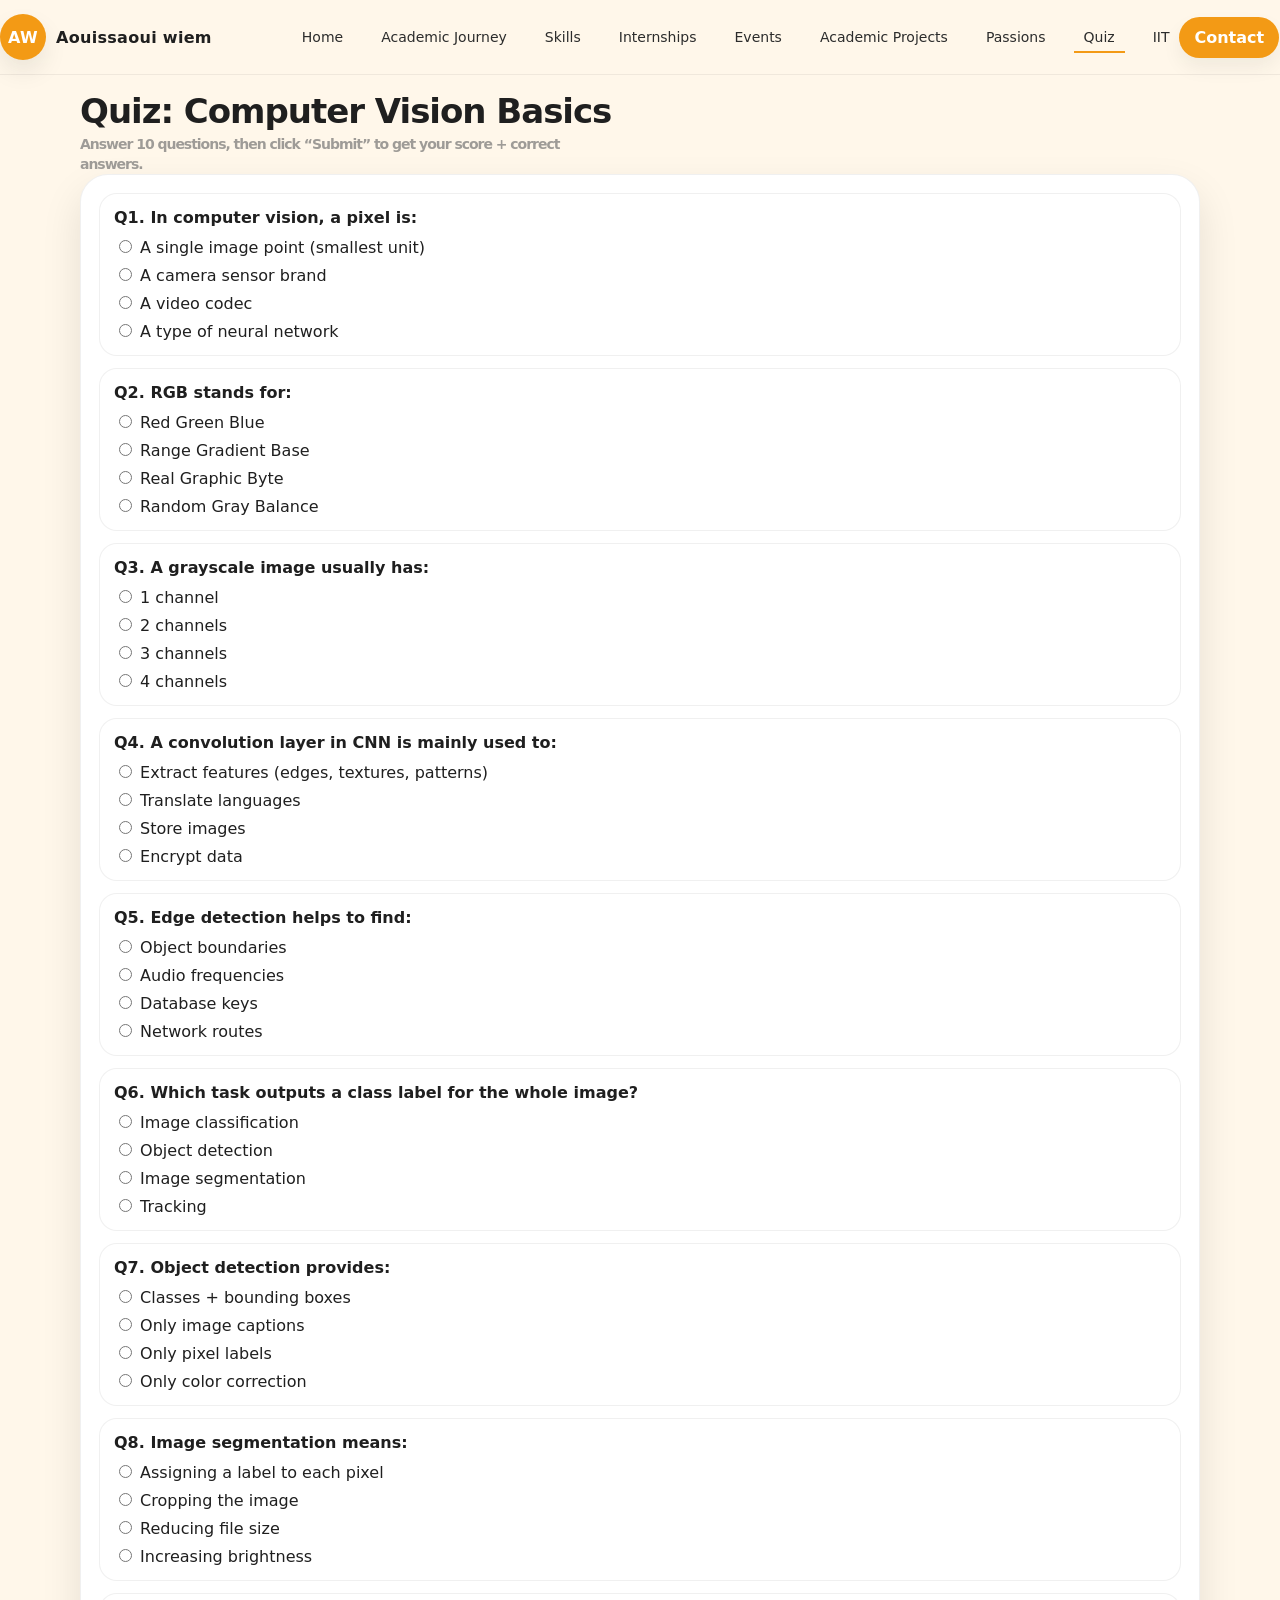
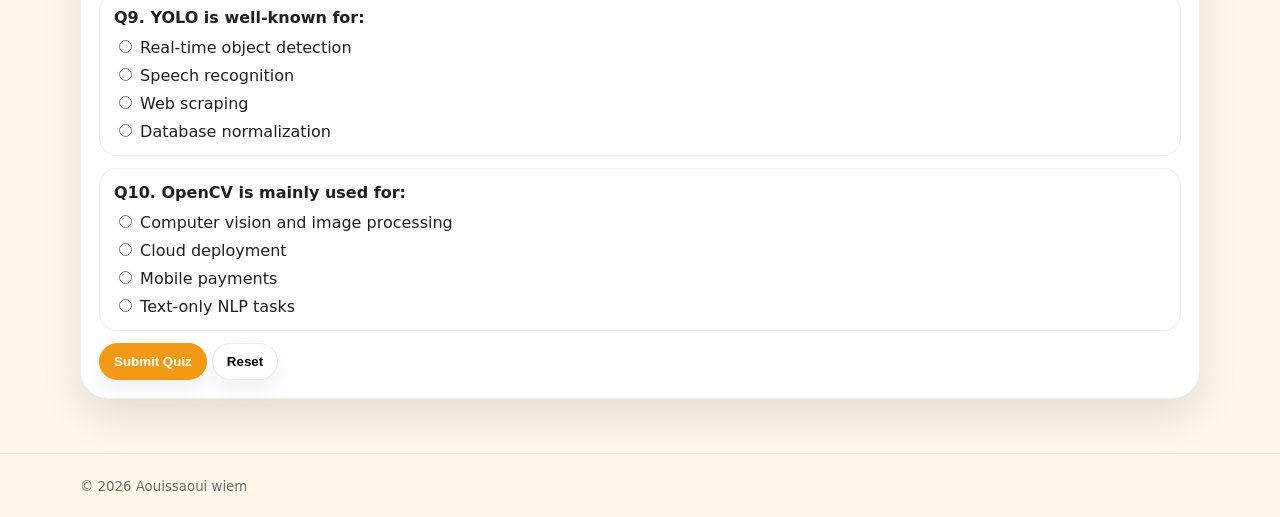
<file: quiz.html>
<!doctype html>
<html lang="en">
<head>
  <meta charset="utf-8" />
  <meta name="viewport" content="width=device-width, initial-scale=1" />
  <title>Quiz | Portfolio</title>
  <link rel="stylesheet" href="css/style.css" />
</head>

<body>
  <header class="site-header">
    <div class="container navbar">
      <a class="brand" href="index.html"><span class="brand-badge">AW</span><span>Aouissaoui wiem</span></a>
      <nav class="nav-links">
        <a href="index.html">Home</a>
        <a href="academic.html">Academic Journey</a>
        <a href="skills.html">Skills</a>
        <a href="experiences.html">Internships</a>
        <a href="events.html">Events</a>
        <a href="coursework.html">Academic Projects</a>
        <a href="passions.html">Passions</a>
        <a href="quiz.html">Quiz</a>
        <a href="iit.html">IIT</a>
      </nav>
      <div class="nav-cta">
        <a class="btn primary" href="contact.html">Contact</a>
        <button class="menu-btn" aria-label="Open menu">☰</button>
      </div>
    </div>
    
  </header>

  <main class="page">
    <div class="container">
      <div class="page-title">
        <div>
          <h2>Quiz: Computer Vision Basics</h2>
          <p>Answer 10 questions, then click “Submit” to get your score + correct answers.</p>
        </div>
      </div>

      <section class="card quiz-box">
        <form id="quizForm">
          <div id="quizContainer"></div>

          <button class="btn primary" type="submit">Submit Quiz</button>
          <button class="btn" type="button" id="resetBtn">Reset</button>

          <div id="result" class="result" style="display:none"></div>
          <div id="correctAnswers" class="correct-list" style="display:none"></div>
        </form>
      </section>
    </div>
  </main>

  <footer><div class="container"><small>© <span id="year"></span> Aouissaoui wiem</small></div></footer>

  <script src="js/main.js"></script>
  <script src="js/quiz.js"></script>
  <script>document.getElementById("year").textContent = new Date().getFullYear();</script>
</body>
</html>
</file>
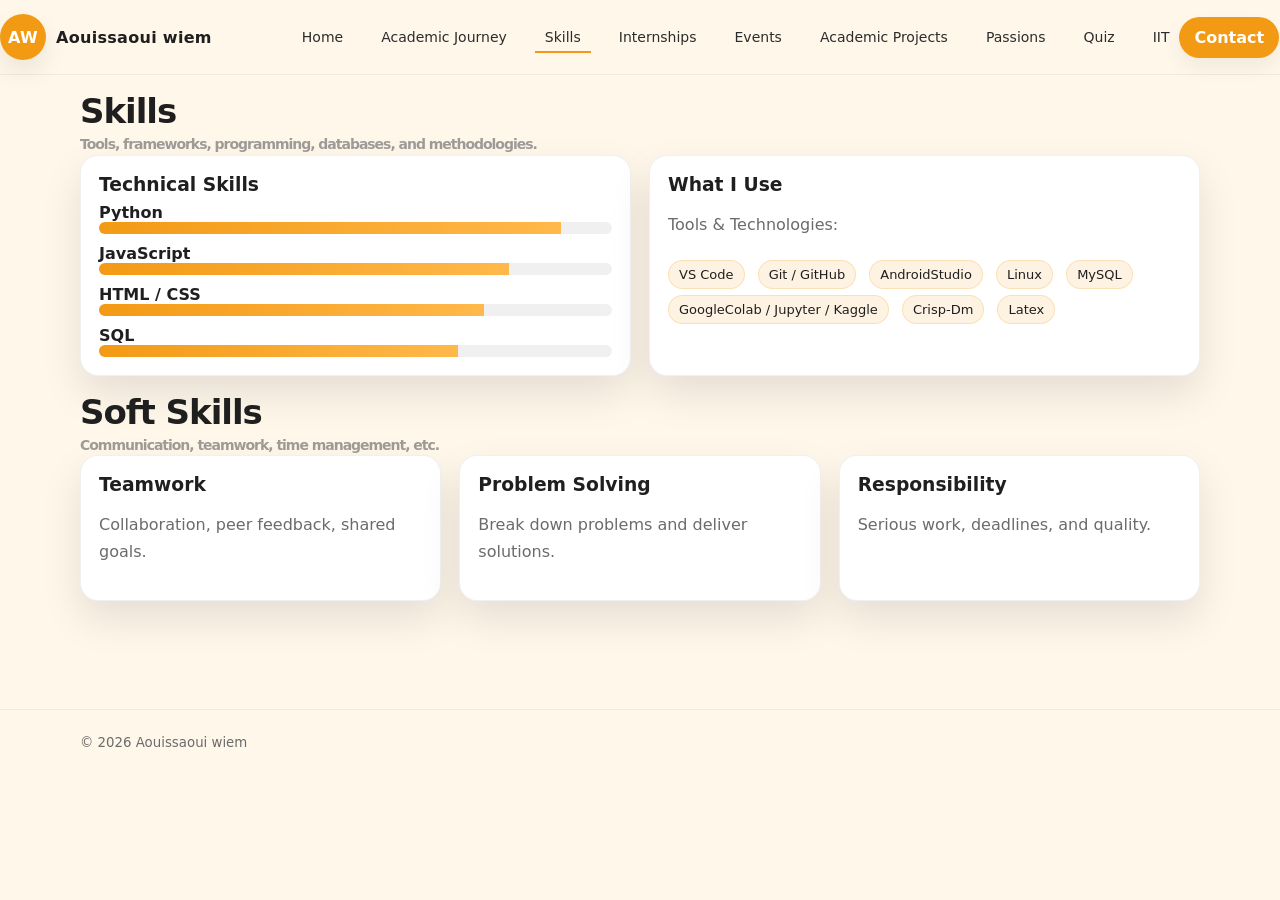
<file: skills.html>
<!doctype html>
<html lang="en">
<head>
  <meta charset="utf-8" />
  <meta name="viewport" content="width=device-width, initial-scale=1" />
  <title>Skills | Portfolio</title>
  <link rel="stylesheet" href="css/style.css" />
</head>
<body>
  <header class="site-header">
    <div class="container navbar">
      <a class="brand" href="index.html"><span class="brand-badge">AW</span><span>Aouissaoui wiem</span></a>
      <nav class="nav-links">
        <a href="index.html">Home</a>
        <a href="academic.html">Academic Journey</a>
        <a href="skills.html">Skills</a>
        <a href="experiences.html">Internships</a>
        <a href="events.html">Events</a>
        <a href="coursework.html">Academic Projects</a>
        <a href="passions.html">Passions</a>
        <a href="quiz.html">Quiz</a>
        <a href="iit.html">IIT</a>
      </nav>
      <div class="nav-cta">
        <a class="btn primary" href="contact.html">Contact</a>
        <button class="menu-btn" aria-label="Open menu">☰</button>
      </div>
    </div>
  </header>

  <main class="page">
    <div class="container">
      <div class="page-title">
        <div>
          <h2>Skills</h2>
          <p>Tools, frameworks, programming, databases, and methodologies.</p>
        </div>
      </div>

      <section class="grid-2">
        <div class="card tile">
          <h3>Technical Skills</h3>
          <div class="progress">
            <div>
              <strong>Python</strong>
              <div class="bar"><span style="width:90%"></span></div>
            </div>
            <div>
              <strong>JavaScript</strong>
              <div class="bar"><span style="width:80%"></span></div>
            </div>
            <div>
              <strong>HTML / CSS</strong>
              <div class="bar"><span style="width:75%"></span></div>
            </div>
            <div>
              <strong>SQL</strong>
              <div class="bar"><span style="width:70%"></span></div>
            </div>
          </div>
        </div>

        <aside class="card tile">
          <h3>What I Use</h3>
          <p class="muted">Tools & Technologies:</p>
          <div>
            <span class="tag">VS Code</span>
            <span class="tag">Git / GitHub</span>
            <span class="tag">AndroidStudio</span>
            <span class="tag">Linux</span>
            <span class="tag">MySQL</span>
            <span class="tag">GoogleColab / Jupyter / Kaggle</span>
            <span class="tag">Crisp-Dm</span>
            <span class="tag">Latex</span>
          </div>
        </aside>
      </section>

      <section class="page">
        <div class="page-title">
          <div>
            <h2>Soft Skills</h2>
            <p>Communication, teamwork, time management, etc.</p>
          </div>
        </div>

        <div class="grid-3">
          <article class="card tile">
            <h3>Teamwork</h3>
            <p class="muted">Collaboration, peer feedback, shared goals.</p>
          </article>
          <article class="card tile">
            <h3>Problem Solving</h3>
            <p class="muted">Break down problems and deliver solutions.</p>
          </article>
          <article class="card tile">
            <h3>Responsibility</h3>
            <p class="muted">Serious work, deadlines, and quality.</p>
          </article>
        </div>
      </section>
    </div>
  </main>

  <footer><div class="container"><small>© <span id="year"></span> Aouissaoui wiem</small></div></footer>
  <script src="js/main.js"></script>
  <script>document.getElementById("year").textContent = new Date().getFullYear();</script>
</body>
</html>
</file>
<file: css/style.css>
/* =========================
   GLOBAL THEME
========================= */
:root{
  --bg: #fff7ea;
  --surface: #ffffff;
  --surface-2:#fff1d7;
  --text: #1f1f1f;
  --muted:#6b6b6b;
  --brand:#f39a15;
  --brand-2:#ffb84a;
  --shadow: 0 18px 40px rgba(0,0,0,.10);
  --shadow-2: 0 12px 25px rgba(0,0,0,.08);
  --radius: 18px;
  --radius-xl: 28px;
  --max: 1120px;
}

*{box-sizing:border-box}
html{scroll-behavior:smooth}
body{
  margin:0;
  font-family: system-ui, -apple-system, Segoe UI, Roboto, Arial, sans-serif;
  background: var(--bg);
  color: var(--text);
}
a{color:inherit; text-decoration:none}
img{max-width:100%; display:block}
.container{width:min(var(--max), calc(100% - 40px)); margin-inline:auto}

/* =========================
   HEADER / NAV
========================= */
.site-header{
  position: sticky; top:0; z-index:50;
  background: rgba(255,247,234,.75);
  backdrop-filter: blur(10px);
  border-bottom: 1px solid rgba(0,0,0,.06);
}
.navbar{
  display:flex; align-items:center; justify-content:space-between;
  padding:14px 0;
}
.brand{
  display:flex; align-items:center; gap:12px;
  font-weight:800; letter-spacing:.3px;
}
.brand-badge{
  width:46px; height:46px; border-radius:999px;
  background: var(--brand);
  display:grid; place-items:center;
  color:white; font-weight:900;
  box-shadow: var(--shadow-2);
}
.nav-links{
  display:flex; align-items:center; gap:18px;
  font-size:14px; color:#2c2c2c;
}
.nav-links a{
  padding:8px 10px;
  border-radius: 999px;
  transition: .2s ease;
}
.nav-links a:hover{background: rgba(243,154,21,.12)}
.nav-links a.active{
  border-bottom: 2px solid var(--brand);
  border-radius: 0;
  padding-bottom: 6px;
}
.nav-cta{
  display:flex; align-items:center; gap:10px;
}
.btn{
  display:inline-flex; align-items:center; justify-content:center;
  gap:8px;
  padding:10px 14px;
  border-radius: 999px;
  border: 1px solid rgba(0,0,0,.08);
  background: var(--surface);
  box-shadow: 0 10px 20px rgba(0,0,0,.06);
  font-weight:650;
  transition: .2s ease;
  cursor:pointer;
}
.btn:hover{transform: translateY(-1px)}
.btn.primary{
  background: var(--brand);
  border-color: transparent;
  color: white;
}
.menu-btn{
  display:none;
  width:44px; height:44px;
  border-radius: 12px;
  background: var(--surface);
  border: 1px solid rgba(0,0,0,.08);
}

/* =========================
   HERO (HOME)
========================= */
.hero{
  padding: 44px 0 36px;
  position: relative;
  overflow:hidden;
}
.hero-grid{
  display:grid;
  grid-template-columns: 1.1fr .9fr;
  gap: 28px;
  align-items:center;
}
.kicker{
  display:inline-block;
  background: rgba(243,154,21,.14);
  color: #7a4a00;
  padding:6px 12px;
  border-radius: 999px;
  font-size: 13px;
  font-weight:650;
}
h1{
  font-size: clamp(34px, 5vw, 52px);
  line-height: 1.05;
  margin: 14px 0 8px;
}
.role{
  font-size: 18px;
  color: var(--brand);
  font-weight: 800;
  margin: 0 0 14px;
}
.lead{
  color: var(--muted);
  max-width: 56ch;
  line-height: 1.7;
  margin-bottom: 18px;
}
.hero-actions{
  display:flex; gap:12px; flex-wrap:wrap;
  margin-bottom: 18px;
}
.card{
  background: var(--surface);
  border-radius: var(--radius-xl);
  box-shadow: var(--shadow);
  border: 1px solid rgba(0,0,0,.06);
}
.info-card{
  padding: 18px;
  background: linear-gradient(180deg, #fff, #fff7e8);
}
.info-grid{
  display:grid;
  grid-template-columns: 1fr;
  gap: 10px;
  font-size: 14px;
  color:#2c2c2c;
}
.info-item{
  display:flex; gap:10px; align-items:flex-start;
}
.bullet{
  width:34px; height:34px; border-radius: 12px;
  background: rgba(243,154,21,.16);
  display:grid; place-items:center;
  flex: 0 0 34px;
}
.socials{
  display:flex; gap:10px; margin-top: 12px;
}
.icon-btn{
  width:42px; height:42px; border-radius: 14px;
  background: var(--surface);
  border: 1px solid rgba(0,0,0,.08);
  display:grid; place-items:center;
  box-shadow: 0 10px 20px rgba(0,0,0,.06);
  transition:.2s;
}
.icon-btn:hover{transform: translateY(-2px); border-color: rgba(243,154,21,.35)}

/* Right image card like the sample */
.profile-wrap{
  position: relative;
  display:grid;
  place-items:center;
}
.profile-stack{
  position: relative;
  width: min(420px, 100%);
}
.profile-bg{
  position:absolute; inset: 22px -14px -14px 22px;
  border-radius: 26px;
  background: rgba(0,0,0,.06);
  filter: blur(.2px);
}
.profile-card{
  position: relative;
  padding: 14px;
  border-radius: 26px;
  background: rgba(255,255,255,.72);
  border: 1px solid rgba(255,255,255,.7);
  box-shadow: var(--shadow);
  backdrop-filter: blur(10px);
}
.profile-img{
  border-radius: 20px;
  overflow:hidden;
  aspect-ratio: 4 / 3;
  background: #eee;
}
.name-pill{
  position:absolute;
  right: 16px; bottom: 16px;
  background: var(--brand);
  color:#fff;
  padding: 10px 14px;
  border-radius: 999px;
  font-weight:800;
  box-shadow: 0 14px 30px rgba(243,154,21,.35);
}

/* Decorative shapes */
.shape{
  position:absolute;
  border-radius: 999px;
  opacity: .85;
  filter: blur(.2px);
}
.shape.orange{background: var(--brand)}
.shape.green{background: #1e9b7a}
.shape.one{width: 92px; height: 92px; top: 14%; left: 46%}
.shape.two{width: 120px; height: 120px; bottom: 10%; right: 12%}
.shape.three{width: 54px; height: 54px; top: 22%; right: 22%}

/* =========================
   PAGE LAYOUT
========================= */
.page{
  padding: 26px 0 54px;
}
.page-title{
  display:flex; align-items:flex-end; justify-content:space-between;
  gap: 16px;
  margin-bottom: 18px;
}
.page-title h2{
  margin:0;
  font-size: clamp(24px, 3vw, 34px);
}
.page-title p{margin:0; color:var(--muted)}
.grid-2{
  display:grid;
  grid-template-columns: 1fr 1fr;
  gap: 18px;
}
.grid-3{
  display:grid;
  grid-template-columns: repeat(3, 1fr);
  gap: 18px;
}
.tile{
  padding: 18px;
  border-radius: var(--radius);
}
.tile h3{margin:0 0 8px}
.muted{color:var(--muted); line-height:1.7}
.tag{
  display:inline-block;
  padding: 6px 10px;
  border-radius: 999px;
  background: rgba(243,154,21,.12);
  border: 1px solid rgba(243,154,21,.22);
  font-size: 13px;
  margin: 6px 8px 0 0;
}
.timeline{
  display:grid; gap: 12px;
}
.timeline article{
  padding: 16px;
  border-radius: var(--radius);
  background: var(--surface);
  border: 1px solid rgba(0,0,0,.06);
  box-shadow: var(--shadow-2);
}
.timeline .meta{
  display:flex; flex-wrap:wrap; gap:10px;
  color: var(--muted);
  font-size: 13px;
  margin-top: 6px;
}
.progress{
  display:grid; gap: 10px;
}
.bar{
  background: rgba(0,0,0,.06);
  border-radius: 999px;
  overflow:hidden;
  height: 12px;
}
.bar > span{
  display:block; height:100%;
  width: 50%;
  background: linear-gradient(90deg, var(--brand), var(--brand-2));
}
.form{
  display:grid; gap: 12px;
}
.input, textarea{
  width:100%;
  padding: 12px 12px;
  border-radius: 14px;
  border: 1px solid rgba(0,0,0,.10);
  background: var(--surface);
  outline:none;
}
textarea{min-height:120px; resize:vertical}
.note{
  font-size: 13px; color: var(--muted)
}

/* =========================
   QUIZ
========================= */
.quiz-box{padding: 18px}
.q{
  padding: 14px;
  border-radius: var(--radius);
  background: var(--surface);
  border: 1px solid rgba(0,0,0,.06);
  margin-bottom: 12px;
}
.q h4{margin:0 0 10px}
.options{display:grid; gap:8px}
.result{
  margin-top: 14px;
  padding: 14px;
  border-radius: var(--radius);
  background: rgba(30,155,122,.08);
  border: 1px solid rgba(30,155,122,.18);
}
.correct-list{
  margin-top: 10px;
  background: rgba(243,154,21,.08);
  border: 1px solid rgba(243,154,21,.18);
  padding: 12px;
  border-radius: var(--radius);
}

/* =========================
   FOOTER
========================= */
footer{
  padding: 22px 0;
  border-top: 1px solid rgba(0,0,0,.06);
  color: var(--muted);
}

/* =========================
   RESPONSIVE
========================= */
@media (max-width: 920px){
  .hero-grid{grid-template-columns:1fr; }
  .shape.one{left: 70%}
  .grid-3{grid-template-columns: 1fr}
  .grid-2{grid-template-columns: 1fr}
  .nav-links{display:none}
  .menu-btn{display:inline-grid; place-items:center}
  .nav-links.mobile-open{
    display:flex;
    position:absolute;
    left: 20px; right: 20px; top: 74px;
    flex-direction:column;
    background: var(--surface);
    border: 1px solid rgba(0,0,0,.08);
    box-shadow: var(--shadow);
    border-radius: 18px;
    padding: 10px;
  }
}
/* =========================
   HOME - CENTER HERO (NO PHOTO)
========================= */
.hero-center{
  padding: 52px 0 32px;
}
.hero-center-wrap{
  display: grid;
  place-items: center;
  text-align: center;
  gap: 14px;
}

.accent{
  color: var(--brand);
}

.lead.center{
  margin-inline:auto;
}

.center-actions{
  justify-content: center;
}

.hero-cards{
  width: min(920px, 100%);
  display: grid;
  grid-template-columns: repeat(3, 1fr);
  gap: 14px;
  margin-top: 10px;
}

.mini-card{
  padding: 16px;
  border-radius: var(--radius);
  box-shadow: var(--shadow-2);
  transition: .2s ease;
}
.mini-card:hover{
  transform: translateY(-3px);
  border-color: rgba(243,154,21,.25);
}

.stats{
  width: min(920px, 100%);
  display: grid;
  grid-template-columns: repeat(4, 1fr);
  gap: 10px;
  padding: 14px;
  border-radius: var(--radius-xl);
  background: linear-gradient(180deg, #fff, #fff4de);
  box-shadow: var(--shadow);
}

.stat{
  padding: 10px;
  border-radius: 16px;
  background: rgba(255,255,255,.7);
  border: 1px solid rgba(0,0,0,.06);
}
.stat-num{
  font-size: 26px;
  font-weight: 900;
  letter-spacing: .2px;
}
.stat-label{
  color: var(--muted);
  font-size: 13px;
  margin-top: 2px;
}

.hero-info{
  width: min(920px, 100%);
  text-align: left;
  margin-top: 6px;
}

/* typing cursor */
.cursor{
  display:inline-block;
  margin-left: 2px;
  opacity: 1;
  animation: blink .8s infinite;
}
@keyframes blink{
  0%, 50% {opacity:1}
  51%, 100% {opacity:0}
}

/* Scroll hint */
.scroll-hint{
  margin-top: 6px;
  width: 46px;
  height: 46px;
  border-radius: 999px;
  display:grid;
  place-items:center;
  background: rgba(243,154,21,.12);
  border: 1px solid rgba(243,154,21,.22);
  font-weight: 900;
  box-shadow: 0 10px 20px rgba(0,0,0,.06);
  transition: .2s ease;
}
.scroll-hint:hover{transform: translateY(2px)}

/* Responsive */
@media (max-width: 920px){
  .hero-cards{grid-template-columns: 1fr;}
  .stats{grid-template-columns: 1fr 1fr;}
}
@media (max-width: 520px){
  .stats{grid-template-columns: 1fr;}
}
.nav-links a{
  white-space: nowrap;
}
.hero-info{
  margin-top: 6px;
}
.hero-actions{
  margin-bottom: 8px;
}
/* =========================
   CONTACT BOX (like the screenshot)
========================= */
/* ===== CONTACT BOX (petite, centrée, comme l'image) ===== */
.contact-box{
  width: 360px;                 /* taille petite */
  max-width: 100%;
  margin: 14px auto 0;          /* centrée */
  background: #fff3d6;          /* crème */
  border-radius: 22px;
  padding: 16px 16px 48px;      /* espace pour les icônes en bas */
  box-shadow: 0 14px 30px rgba(0,0,0,.08);
  border: 1px solid rgba(0,0,0,.06);
  position: relative;
  text-align: left;
}

.contact-row{
  display: flex;
  align-items: center;
  gap: 10px;
  padding: 8px 6px;
}

.contact-ic{
  width: 34px;
  height: 34px;
  border-radius: 10px;
  display: grid;
  place-items: center;
  background: rgba(255,255,255,.7);
  border: 1px solid rgba(0,0,0,.06);
  font-size: 16px;
}

.contact-label{
  font-weight: 800;
  color: #2c2c2c;
  line-height: 1.1;
}

.contact-value{
  color: #6b6b6b;
  margin-top: 2px;
}

/* Icônes réseaux en bas à droite */
.contact-social{
  position: absolute;
  right: 14px;
  bottom: 10px;
  display: flex;
  gap: 8px;
}

.soc{
  width: 26px;
  height: 26px;
  border-radius: 999px;
  display: grid;
  place-items: center;
  background: #f39a15;
  color: white;
  box-shadow: 0 8px 16px rgba(243,154,21,.26);
  transition: .2s;
}

.soc i{
  font-size: 12px;  /* petit logo */
  line-height: 1;
}

.soc:hover{
  transform: translateY(-1px);
}

.contact-social{
  position: absolute;
  right: 16px;
  bottom: 12px;
  display:flex;
  gap: 8px;        
}


/* make it center under the buttons if you use hero-center */
.hero-center .contact-box{
  margin-inline: auto;
}
/* ===== HERO SPLIT (left text / right cards) ===== */
.hero-split{
  padding: 48px 0 30px;
}

.hero-split-grid{
  display: grid;
  grid-template-columns: 1.15fr .85fr;
  gap: 26px;
  align-items: start;
}

/* left side */
.hero-left .lead{
  max-width: 58ch;
}

/* make the contact box align left (not centered) */
.hero-left .contact-box{
  margin: 14px 0 0;      /* not auto */
}

/* right side cards 2x2 */
.hero-cards-2x2{
  display: grid;
  grid-template-columns: 1fr 1fr;
  gap: 10px;            /* un peu moins d’espace */
  margin-top: 26px;     /* DESCENDRE LES CARTES */
}


.mini-card{
  padding: 12px;              /* plus petit */
  border-radius: 16px;
  box-shadow: var(--shadow-2);
  transition: .2s ease;
  min-height: 96px;           /* moins haut */
  font-size: 13.5px;          /* texte un peu plus petit */
}

.mini-card h3{
  font-size: 15px;            /* titre plus discret */
  margin-bottom: 4px;
}


/* responsive */
@media (max-width: 920px){
  .hero-split-grid{
    grid-template-columns: 1fr;
  }
  .hero-cards-2x2{
    grid-template-columns: 1fr;
  }
}
.mini-card{
  position: relative;
  overflow: hidden;
}

.mini-card::before{
  content:"";
  position:absolute;
  top:0; left:0; right:0;
  height:4px;
  background: linear-gradient(90deg, var(--brand), var(--brand-2));
}
.cards-title{
  margin: 0 0 10px;
  font-weight: 800;
  color: #2c2c2c;
}
.contact-box{
  margin-top: 18px;
}
.hero-split{
  padding-bottom: 44px;
}
.status-badge{
  display:inline-block;
  margin-left: 10px;
  padding: 6px 10px;
  border-radius: 999px;
  background: rgba(30,155,122,.10);
  border: 1px solid rgba(30,155,122,.18);
  color: #167a60;
  font-size: 12px;
  font-weight: 800;
}
/* bouton theme : petit et élégant */
.theme-btn{
  width: 42px;
  height: 42px;
  border-radius: 999px;              /* rond */
  border: 1px solid rgba(0,0,0,.10);
  background: transparent;           /* pas gros carré blanc */
  display: grid;
  place-items: center;
  margin-left: 10px;
  cursor: pointer;
  transition: .2s ease;
}

.theme-btn i{
  font-size: 18px;
  color: #2c2c2c;
}

.theme-btn:hover{
  background: rgba(243,154,21,.10);  /* petite touche orange */
  border-color: rgba(243,154,21,.25);
  transform: translateY(-1px);
}

/* dark : icône claire */
body.dark .theme-btn{
  border-color: rgba(255,255,255,.18);
}
body.dark .theme-btn i{
  color: #f1f1f1;
}
body.dark .theme-btn:hover{
  background: rgba(255,255,255,.06);
}
body.dark{
  background: #0f1115;
  color: #f1f1f1;
}

body.dark .site-header{
  background: rgba(15,17,21,.85);
  border-bottom: 1px solid rgba(255,255,255,.10);
}

body.dark .card,
body.dark .mini-card,
body.dark .contact-box{
  background: #161a22;
  border-color: rgba(255,255,255,.10);
  color: #f1f1f1;
}

body.dark .muted{
  color: #b7b9c6;
}
.theme-btn{
  width: 42px;
  height: 42px;
  border-radius: 999px;
  border: 1px solid rgba(0,0,0,.10);
  background: transparent;

  display: grid;
  place-items: center;

  margin-left: 10px;
  cursor: pointer;
}

.theme-btn i{
  font-size: 18px;
}
/* ===== Boutons en mode DARK ===== */
body.dark .btn{
  background: #1a1a22;
  color: #f1f1f1;
  border: 1px solid rgba(255,255,255,.15);
}

body.dark .btn.primary{
  background: #f39a15;        /* orange principal */
  color: #0f1115;
}

body.dark .btn:hover{
  background: #22222c;
}

body.dark .btn.primary:hover{
  background: #ffac33;        /* orange plus clair */
}


body.dark .muted{
  color:#a9adb9;
}

body.dark h1,
body.dark h2,
body.dark h3{
  color:#ffffff;
}

body.dark .contact-label{
  color:#f1f1f1;
}
body.dark .contact-value{
  color:#b0b4c0;
}
/* ===== NAV : texte lisible en dark ===== */
body.dark .nav-links a{
  color: rgba(255,255,255,.82);
}

body.dark .nav-links a:hover{
  color: #ffffff;
}

body.dark .nav-links a.active{
  color: #ffffff;
}

/* si tu as un underline/orange pour active */
body.dark .nav-links a.active::after{
  background: #f39a15;
}

/* Titre "My mindset" */
body.dark .cards-title{
  color: #ffffff;
}
/* ===== Page layout ===== */
.section{ padding: 34px 0; }
.page-head{ margin-bottom: 14px; }
.section-title{ margin: 0 0 10px; }

.tab-links{
  display:flex;
  gap:10px;
  flex-wrap:wrap;
  margin-top: 14px;
}
.tab-btn{
  padding:10px 14px;
  border-radius: 999px;
  border: 1px solid rgba(0,0,0,.10);
  background: rgba(255,255,255,.65);
  transition:.2s;
  font-weight: 700;
}
.tab-btn:hover{ transform: translateY(-1px); }

/* ===== Timeline centered ===== */
.timeline{
  position: relative;
  padding: 24px 0;
  display: grid;
  gap: 18px;
}
.t-line{
  position:absolute;
  left: 50%;
  top: 10px;
  bottom: 10px;
  width: 4px;
  transform: translateX(-50%);
  background: rgba(65, 114, 255, .65);
  border-radius: 999px;
}

.t-item{
  display:grid;
  grid-template-columns: 1fr 1fr;
  align-items: center;
  position: relative;
}
.t-item.left .t-card{ grid-column: 1; justify-self: end; }
.t-item.right .t-card{ grid-column: 2; justify-self: start; }

.t-card{
  width: min(460px, 92%);
  padding: 16px;
  border-radius: 18px;
  background: rgba(255,255,255,.85);
  border: 1px solid rgba(0,0,0,.08);
  box-shadow: 0 14px 30px rgba(0,0,0,.06);
  position: relative;
}

/* dots */
.t-item::before{
  content:"";
  position:absolute;
  left: 50%;
  width: 14px;
  height: 14px;
  border-radius: 999px;
  transform: translateX(-50%);
  background: rgba(65, 114, 255, 1);
  box-shadow: 0 0 0 6px rgba(65,114,255,.15);
}

/* date */
.t-date{
  margin-top: 8px;
  font-weight: 800;
  opacity: .85;
}

/* responsive timeline */
@media (max-width: 860px){
  .t-line{ left: 12px; transform:none; }
  .t-item{ grid-template-columns: 1fr; padding-left: 26px; }
  .t-item.left .t-card,
  .t-item.right .t-card{ grid-column: 1; justify-self: start; width: 100%; }
  .t-item::before{ left: 12px; transform:none; }
}

/* ===== Slider/gallery like your image ===== */
.media-slider{
  margin-top: 16px;
  display:flex;
  align-items:center;
  gap: 14px;
  justify-content: center;
}
.slide-frame{
  width: min(780px, 92%);
  border-radius: 22px;
  overflow:hidden;
  background: rgba(255,255,255,.85);
  border: 1px solid rgba(0,0,0,.08);
  box-shadow: 0 18px 40px rgba(0,0,0,.08);
  display:flex;
  justify-content:center;
  align-items:center;
  padding: 16px;
}
.slide-frame img{
  width: 100%;
  height: auto;
  border-radius: 16px;
  display:block;
}

.slide-btn{
  width: 52px;
  height: 52px;
  border-radius: 999px;
  border: 1px solid rgba(0,0,0,.10);
  background: rgba(255,255,255,.75);
  font-size: 34px;
  cursor: pointer;
  transition: .2s;
}
.slide-btn:hover{ transform: translateY(-1px); }

.center-note{ text-align:center; margin-top: 10px; }

/* ===== Dark mode compatibility ===== */
body.dark .tab-btn{
  background: rgba(255,255,255,.06);
  border-color: rgba(255,255,255,.12);
  color: rgba(255,255,255,.85);
}

body.dark .t-card,
body.dark .slide-frame{
  background: #161b22;
  border-color: rgba(255,255,255,.10);
  box-shadow: 0 18px 40px rgba(0,0,0,.45);
}

body.dark .slide-btn{
  background: rgba(255,255,255,.06);
  border-color: rgba(255,255,255,.12);
  color: #fff;
}
/* ===== Page heading (moins gros) ===== */
.page-title{
  font-size: clamp(34px, 4vw, 54px);
  font-weight: 800;      /* moins lourd que 900 */
  letter-spacing: -0.02em;
  margin: 0;
}

.page-sub{
  margin-top: 10px;
  color: rgba(0,0,0,.55);
  font-size: 18px;
}

/* h2 section plus fin */
.section-title{
  font-size: 26px;
  font-weight: 800;
  margin: 0 0 14px;
}
body.dark .page-sub{
  color: rgba(255,255,255,.70);
}
:root{
  --accent: #f39a15; /* même orange que ton site */
}

/* ===== Timeline fine & élégante ===== */
.t-line{
  width: 3px;                               /* plus fin */
  background: rgba(243,154,21,.55);         /* orange doux */
}

.t-item::before{
  width: 12px;
  height: 12px;
  background: var(--accent);
  box-shadow: 0 0 0 6px rgba(243,154,21,.15); /* glow doux */
}

/* carte un peu plus légère */
.t-card{
  border-radius: 18px;
  padding: 16px 18px;
  background: rgba(255,255,255,.78);
}

/* date un peu moins gras */
.t-date{
  font-weight: 700;
  opacity: .8;
}
body.dark .t-line{
  background: rgba(243,154,21,.40);
}
body.dark .t-item::before{
  box-shadow: 0 0 0 6px rgba(243,154,21,.10);
}
body.dark .t-card{
  background: #161b22;
}
.tab-btn{
  font-weight: 800;
  border-radius: 16px;
  padding: 10px 16px;
  background: rgba(255,255,255,.65);
}

.tab-btn:hover{
  border-color: rgba(243,154,21,.25);
}
body.dark .tab-btn{
  background: rgba(255,255,255,.06);
}
/* ===== Timeline EXACT comme l'image (sans card) ===== */
.timeline2{
  position: relative;
  margin-top: 26px;
  padding: 8px 0 40px;
}

/* ligne verticale au centre */
/* ===== TIMELINE COMPACTE ===== */
.timeline2{
  position: relative;
  margin-top: 18px;
  padding: 4px 0 20px;
  max-width: 860px;        /* limite largeur globale */
  margin-inline: auto;
}

.timeline2 .tl-line{
  position:absolute;
  left: 50%;
  top: 0;
  bottom: 0;
  width: 2px;              /* plus fine */
  transform: translateX(-50%);
  background: #f39a15;
  border-radius: 999px;
}

.tl-item{
  position: relative;
  display: grid;
  grid-template-columns: 1fr 1fr;
  padding: 8px 0;          /* moins d’espace vertical */
}

.tl-content{
  width: min(360px, 94%);  /* plus étroit */
}

/* gauche/droite plus proches de la ligne */
.tl-item.left .tl-content{
  grid-column: 1;
  justify-self: end;
  padding-right: 18px;     /* réduit */
}

.tl-item.right .tl-content{
  grid-column: 2;
  justify-self: start;
  padding-left: 18px;
}

/* point plus petit */
.tl-item::before{
  content:"";
  position:absolute;
  left: 50%;
  top: 20px;
  width: 10px;
  height: 10px;
  transform: translateX(-50%);
  background: #f39a15;
  border-radius: 999px;
  box-shadow: 0 0 0 4px rgba(243,154,21,.14);
}

/* TEXTE PLUS COMPACT */
.tl-content h3{
  margin: 0;
  font-size: 17px;        /* plus petit */
  font-weight: 800;
  line-height: 1.25;
}

.tl-place{
  margin: 4px 0 0;
  font-size: 15px;
  color: rgba(0,0,0,.60);
}

.tl-date{
  margin: 6px 0 0;
  font-size: 14px;
  color: rgba(0,0,0,.50);
  display:flex;
  gap:6px;
  align-items:center;
}

/* MOBILE */
@media (max-width: 820px){
  .timeline2 .tl-line{
    left: 10px;
    transform: none;
  }

  .tl-item{
    grid-template-columns: 1fr;
    padding-left: 24px;
  }

  .tl-item::before{
    left: 10px;
    transform: none;
  }

  .tl-item.left .tl-content,
  .tl-item.right .tl-content{
    grid-column: 1;
    padding: 0;
    width: 100%;
  }
}

/* DARK MODE */
body.dark .tl-place{ color: rgba(255,255,255,.70); }
body.dark .tl-date{ color: rgba(255,255,255,.60); }
body.dark .tl-content h3{ color:#fff; }

/* ===== Boutons de navigation des sections ===== */
.tab-links{
  display:flex;
  gap:10px;
  flex-wrap:wrap;

  /* pour les mettre un peu plus haut */
  margin-top: 8px;
  margin-bottom: 18px;

  justify-content: center;      /* centré */
}

.tab-btn{
  padding: 9px 14px;
  border-radius: 14px;
  border: 1px solid rgba(0,0,0,.12);

  background: rgba(255,255,255,.70);

  font-size: 15px;
  font-weight: 800;

  transition: .2s ease;
}

.tab-btn:hover{
  transform: translateY(-1px);
  border-color: rgba(243,154,21,.35);
}

/* DARK */
body.dark .tab-btn{
  background: rgba(255,255,255,.06);
  border-color: rgba(255,255,255,.12);
  color: rgba(255,255,255,.9);
}

.tab-btn.active{
  background: #f39a15;
  color: #0f1115;
  border-color: #f39a15;
}

/* Réduire espace au-dessus de Academic Journey */
.page .section:first-of-type{
  padding-top: 8px !important;
}

.page-title{
  margin-top: 0 !important;
}

.page-sub{
  margin-top: 4px !important;
}
.page{
  padding-top: 16px;
}
.site-header .brand {
    display: flex;
    align-items: center;
    gap: 10px;
    margin-left: 0px;          /* pour décaler un peu à gauche */
}

.site-header .brand span:last-child {
    white-space: nowrap;        /* empêche le retour à la ligne */
}

.site-header .container {
    margin-left: 0 !important;
    padding-left: 0 !important;
}
.brand {
    margin-right: 80px;
}
/* ===== Taille générale du slider ===== */
/* ===== SLIDER CERTIF / DIPLOME SANS CADRE ===== */

.media-slider{
  display:flex;
  align-items:center;
  justify-content:center;
  gap:12px;
  margin-top: 10px;
}

/* ➜ ZONE IMAGE SANS AUCUN CADRE */
.slide-frame{
  width: min(880px, 80vw);
  height: 500px;

  background: transparent !important;
  border: none !important;
  box-shadow: none !important;

  display:flex;
  align-items:center;
  justify-content:center;
}

/* ➜ IMAGE PURE SANS BORDURE */
.slide-frame img{
  max-width: 100%;
  max-height: 100%;

  object-fit: contain;

  border: none !important;
  outline: none !important;
  box-shadow: none !important;

  background: transparent !important;
}



/* boutons < > */
.slide-btn {
  width: 38px;
  height: 38px;
  border-radius: 50%;
  border: none;
  background: #f39a15;
  color: #fff;
  font-size: 20px;
  cursor: pointer;
  transition: .2s;
}

.slide-btn:hover {
  background: #e08b0f;
}
.slide-frame { display: grid; grid-template-columns: 1fr 1fr; }

/* le conteneur du slider devient "relative" */
.media-slider{
  position: relative;
  display: flex;
  justify-content: center;
  align-items: center;
}

/* zone image (on ne change pas sa taille) */
.slide-frame{
  position: relative;
}

/* flèches : positionnées sur les côtés de l'image */
.slide-btn{
  position: absolute;
  top: 50%;
  transform: translateY(-50%);
  z-index: 5;

  width: 52px;
  height: 52px;
  border-radius: 50%;
  border: none;

  background: #f39a15;
  color: #fff;
  font-size: 26px;

  cursor: pointer;
  display: flex;
  align-items: center;
  justify-content: center;

  box-shadow: 0 10px 22px rgba(0,0,0,.15);
  transition: 0.2s ease;
}

/* gauche / droite */
.slide-btn.prev{ left: -70px; }   /* rapproche/éloigne ici */
.slide-btn.next{ right: -70px; }

/* hover */
.slide-btn:hover{
  background: #e08b0f;
  transform: translateY(-50%) scale(1.05);
}
.slide-btn.prev{ left: 80px; }
.slide-btn.next{ right: 500px; }

#diplomas .media-slider,
#certificates .media-slider{
  margin-top: 0px !important;   /* avant c’était 40–60px */
}
#diplomas .media-slider,
#certificates .media-slider{
  margin-top: -100px !important;   /* avant c’était 40–60px */
  place-items: center
}
#diplomas.section,
#certificates.section{
  padding-top: 20px !important;
}
#diplomas .section-title,
#certificates .section-title{
  margin-bottom: 6px !important;
}

#diplomas{
  padding-bottom: 0px !important;
  margin-bottom: 0 !important;
}

#certificates{
  padding-top: 0px !important;
  margin-top: 0 !important;
}


/* Sous-titre de Skills plus petit et discret */
.page-title p,
.section-head p{
  font-size: 14px !important;
  opacity: 0.65;
  margin-top: 4px;
  max-width: 520px;
  line-height: 1.4;
}

.exp-meta{
  display:flex;
  gap:10px;
  flex-wrap:wrap;
  margin: 12px 0 10px;
}

.pill{
  display:inline-flex;
  align-items:center;
  padding: 8px 12px;
  border-radius: 999px;
  border: 1px solid rgba(0,0,0,.10);
  background: rgba(255,255,255,.55);
  font-weight: 600;
  font-size: 14px;
}

.exp-list{
  margin: 10px 0 12px 18px;
  color: rgba(0,0,0,.75);
  line-height: 1.7;
}

.exp-tags{
  display:flex;
  flex-wrap:wrap;
  gap:10px;
  margin-top: 10px;
}


/* ===== Events (Poster card) ===== */
.event-card{ padding: 22px; }

.event-top{
  display: flex;
  justify-content: space-between;
  align-items: flex-start;
  gap: 18px;
  margin-bottom: 16px;
}

.event-title{
  margin: 0;
  font-size: 22px;
  font-weight: 900;
  line-height: 1.2;
}

.event-sub{ margin: 8px 0 0; }

.event-meta{
  margin-top: 12px;
  display: flex;
  flex-wrap: wrap;
  gap: 10px;
}

.chip{
  display: inline-flex;
  align-items: center;
  padding: 8px 12px;
  border-radius: 999px;
  border: 1px solid rgba(0,0,0,.08);
  background: rgba(255,255,255,.55);
  font-weight: 700;
  font-size: 13px;
}

.event-actions{
  display: flex;
  gap: 10px;
  flex-wrap: wrap;
  justify-content: flex-end;
}

.event-body{
  display: grid;
  grid-template-columns: 1fr 1.15fr;
  gap: 18px;
  align-items: start;
}

.event-h4{
  margin: 0 0 10px;
  font-size: 16px;
  font-weight: 900;
}

.event-list{
  margin: 10px 0 0;
  padding-left: 18px;
}
.event-list li{ margin: 8px 0; }

.poster-preview{
  width: 100%;
  border-radius: 18px;
  overflow: hidden;
  background: transparent;
}

.poster-frame{
  width: 100%;
  height: 520px; /* taille adaptée */
  border: 0;
  border-radius: 18px;
}

.poster-note{ margin: 10px 0 0; }

/* responsive */
@media (max-width: 900px){
  .event-top{ flex-direction: column; align-items: flex-start; }
  .event-actions{ justify-content: flex-start; }
  .event-body{ grid-template-columns: 1fr; }
  .poster-frame{ height: 520px; }
}

/* ===== Projects / Experience card style ===== */
.exp-card{ padding: 22px; margin-bottom: 18px; }

.exp-head{
  display:flex;
  justify-content: space-between;
  gap: 14px;
  flex-wrap: wrap;
  align-items: flex-start;
}

.exp-title{
  margin: 0;
  font-size: 22px;
  font-weight: 900;
  line-height: 1.2;
}

.exp-meta{
  display:flex;
  flex-wrap: wrap;
  gap: 10px;
  justify-content: flex-end;
}

.exp-obj{ margin: 14px 0 10px; }

.exp-list{
  margin: 0;
  padding-left: 18px;
}
.exp-list li{ margin: 8px 0; }

.exp-tags{
  margin-top: 14px;
  display:flex;
  flex-wrap: wrap;
  gap: 10px;
}

.iit-logo{
  width: 85%;
  height: 240px;
  object-fit: cover;      /* supprime le blanc à droite */
  border-radius: 16px;
  margin-top: 12px;
}

.contact-socials{
  display: flex !important;
  flex-direction: row !important;
  align-items: center !important;
  gap: 14px !important;
}

.soc{
  width: 40px;
  height: 40px;

  display: inline-flex !important;
  align-items: center;
  justify-content: center;

  background: #f39a15;
  color: white;

  border-radius: 10px;
  text-decoration: none;

  box-shadow: 0 0 0 6px rgba(243,154,21,.16);
}
</file>
